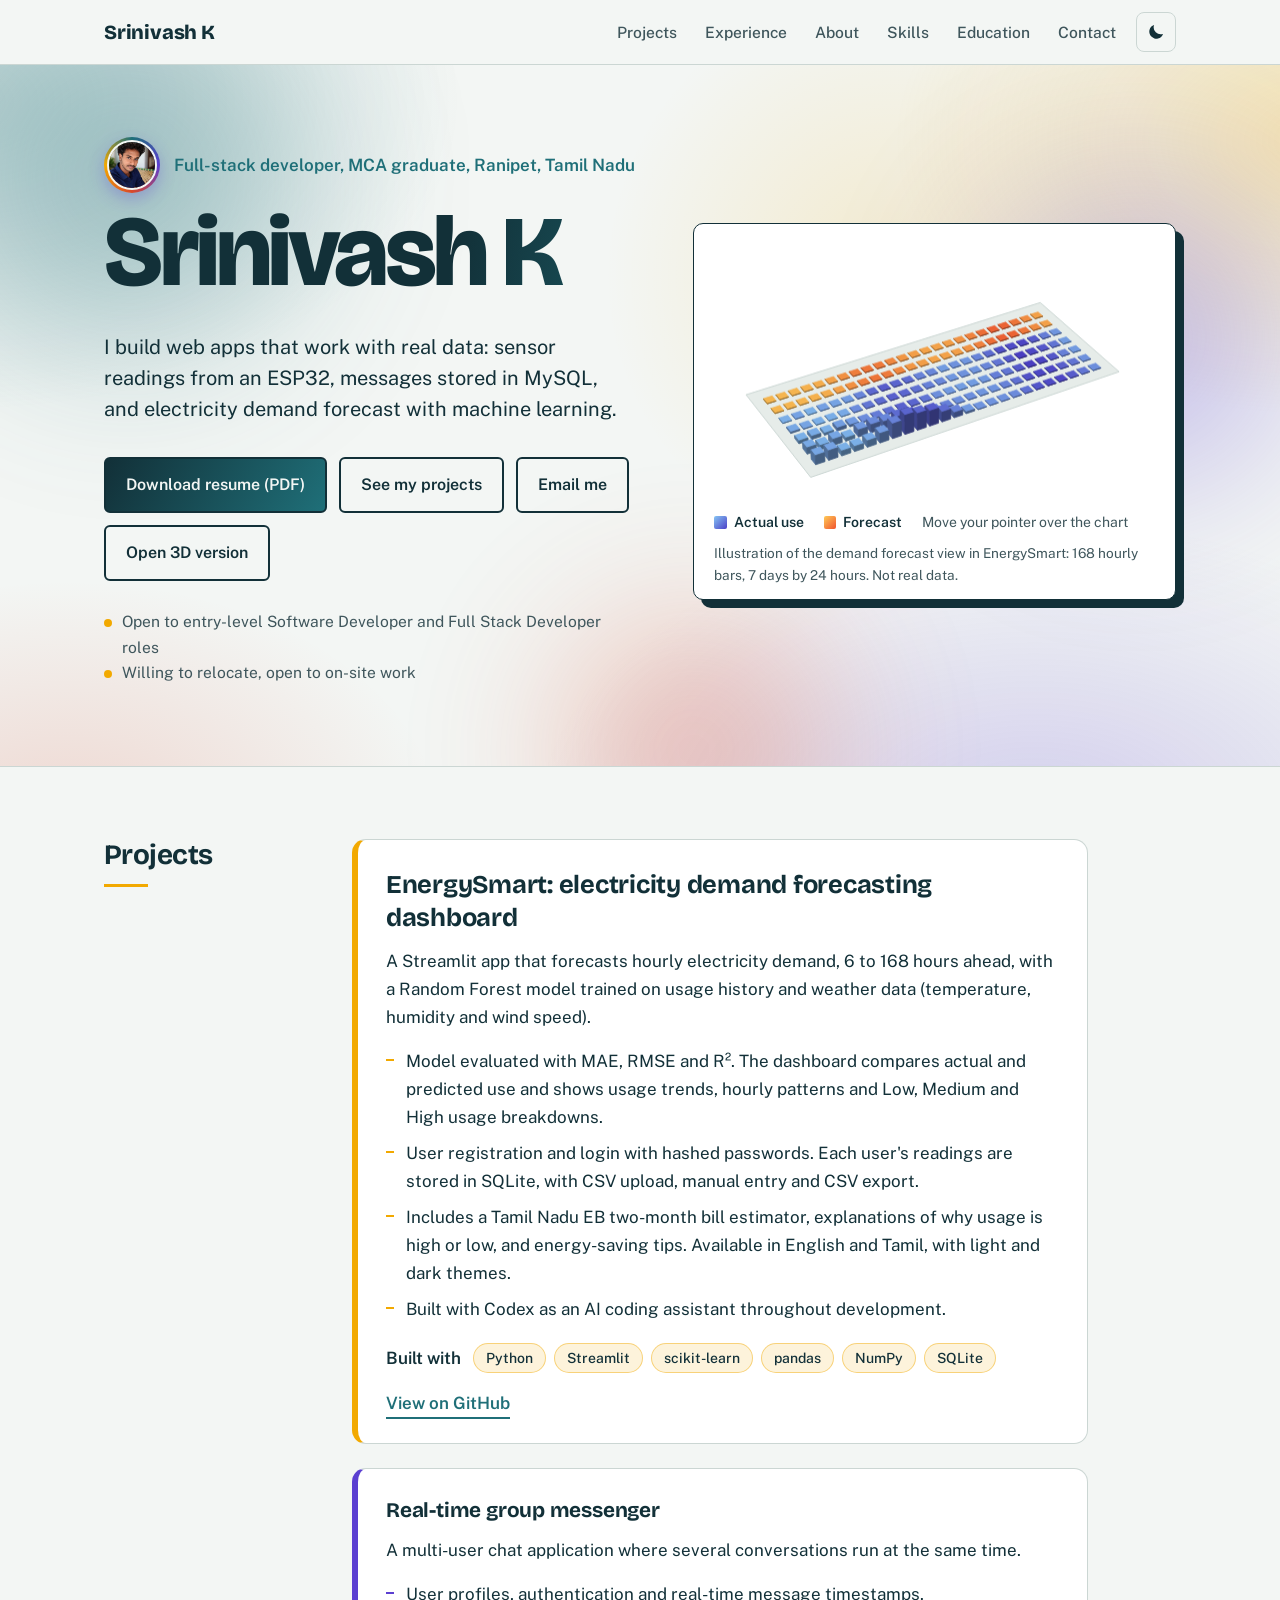
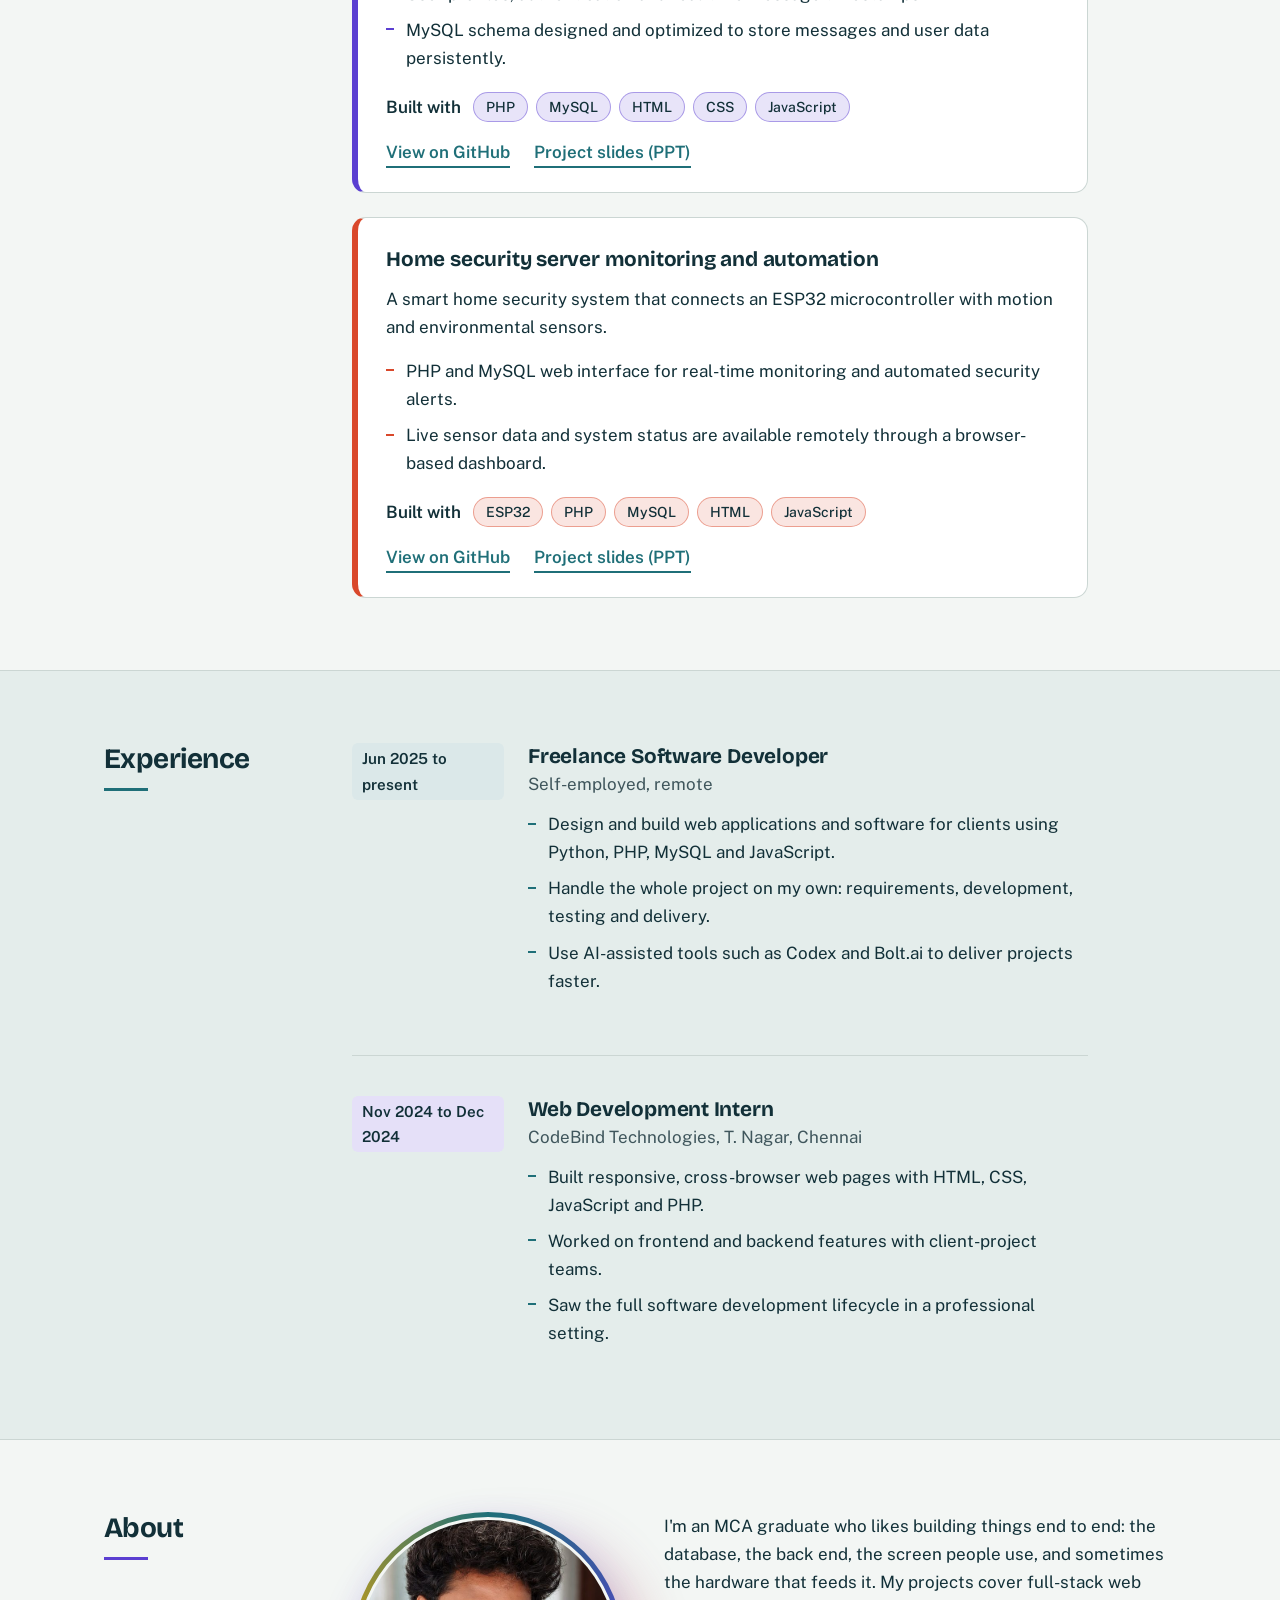
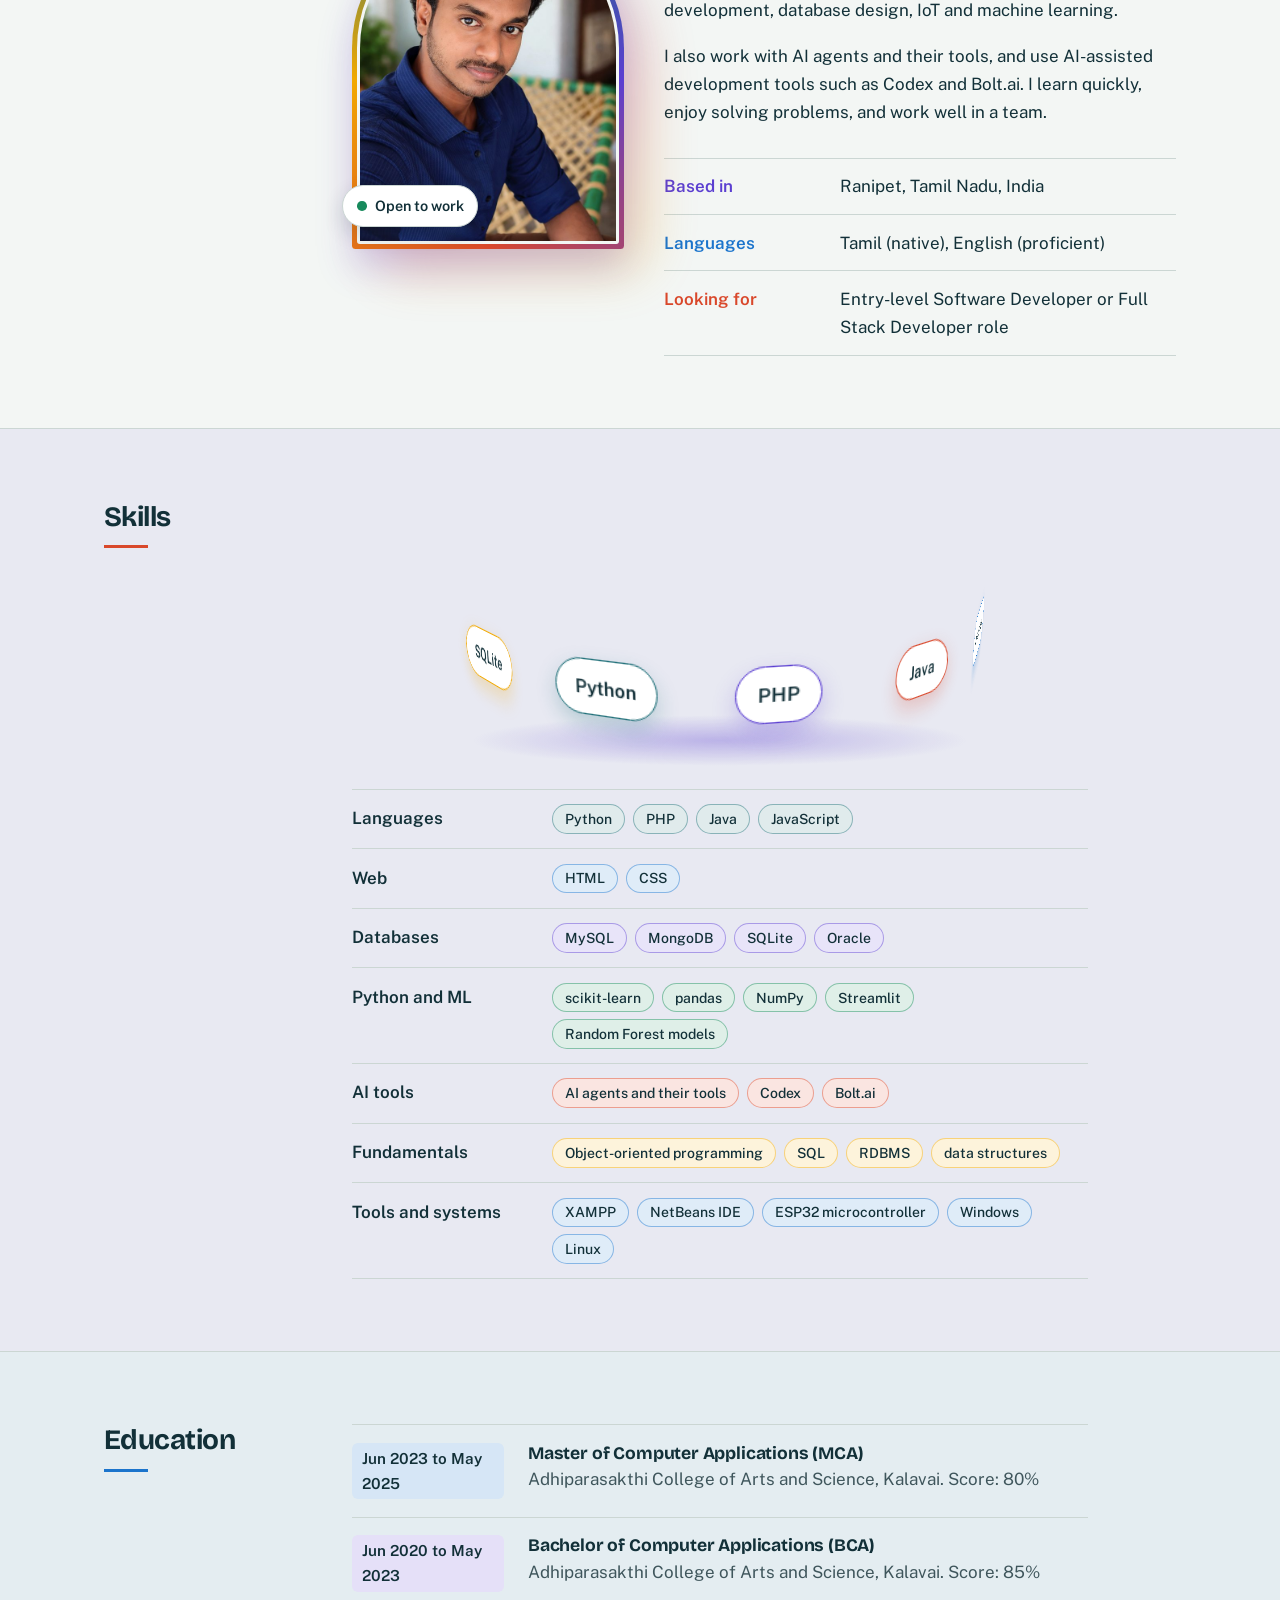
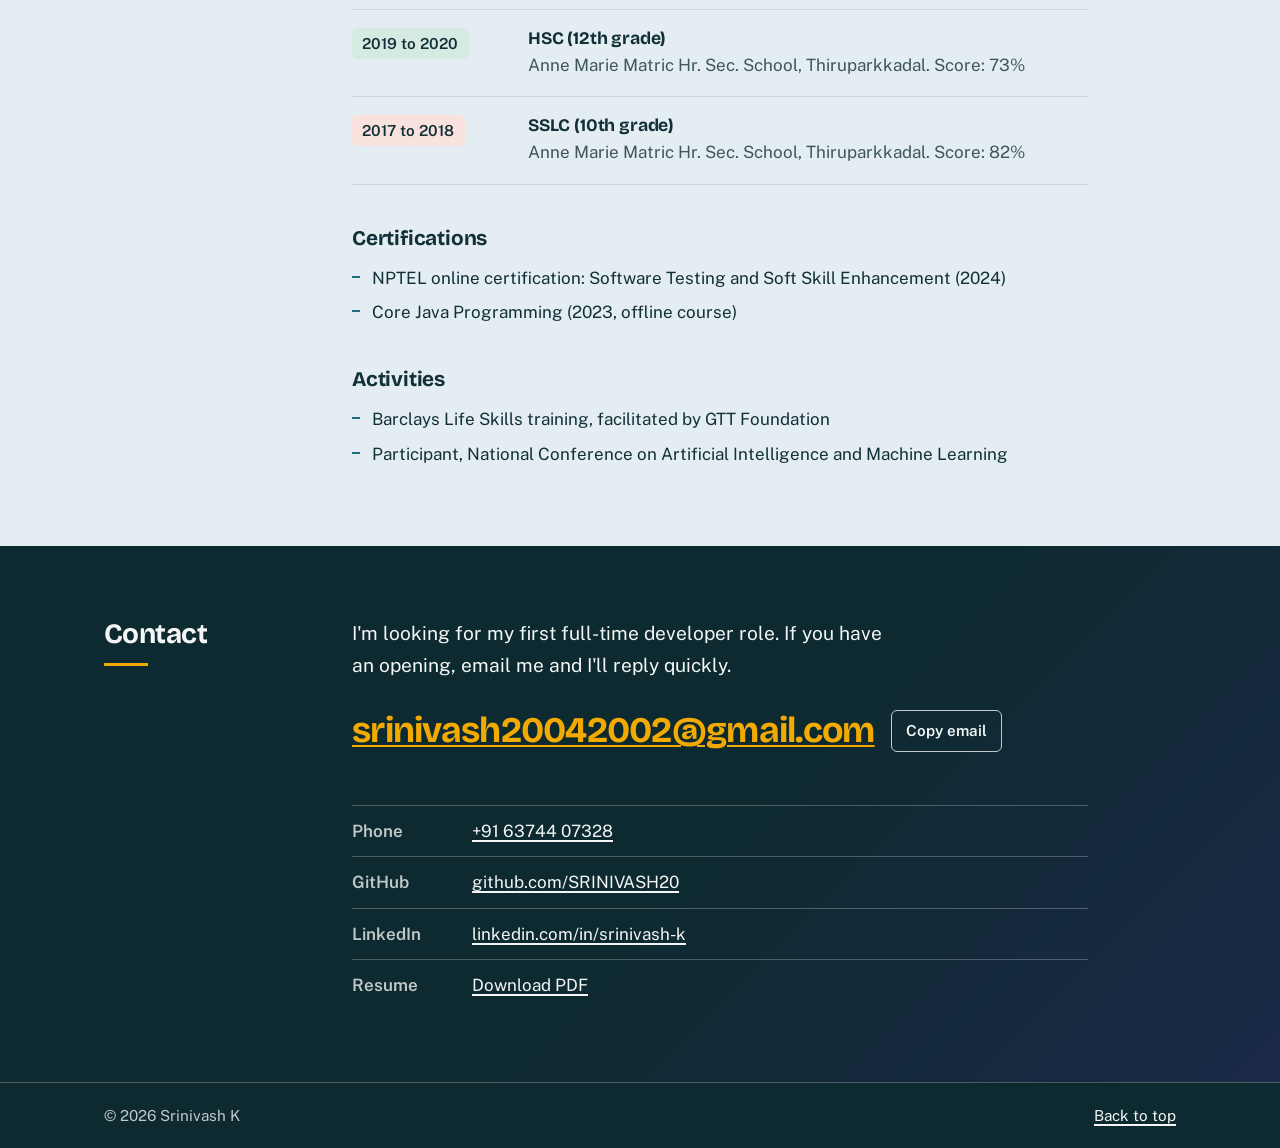
<file: index.html>
<!DOCTYPE html>
<html lang="en">
<head>
    <meta charset="UTF-8">
    <meta name="viewport" content="width=device-width, initial-scale=1.0">
    <title>Srinivash K | Full-Stack Developer Portfolio</title>
    <meta name="description" content="Srinivash K, MCA graduate and full-stack developer from Ranipet, Tamil Nadu. Projects in Python, PHP, MySQL, IoT (ESP32) and machine learning. Open to entry-level developer roles.">
    <meta name="theme-color" content="#F3F6F4">
    <meta property="og:type" content="website">
    <meta property="og:title" content="Srinivash K | Full-Stack Developer">
    <meta property="og:description" content="Web apps that work with real data: ESP32 sensors, MySQL, and machine-learning forecasts. Open to entry-level developer roles.">
    <meta property="og:url" content="https://srinivash20.github.io/Srinivash-portfolio/">
    <meta property="og:image" content="https://srinivash20.github.io/Srinivash-portfolio/profile.jpg">
    <meta name="twitter:card" content="summary">
    <link rel="canonical" href="https://srinivash20.github.io/Srinivash-portfolio/">
    <link rel="icon" href="data:image/svg+xml,%3Csvg xmlns='http://www.w3.org/2000/svg' viewBox='0 0 64 64'%3E%3Crect width='64' height='64' rx='12' fill='%23123038'/%3E%3Cpath d='M10 40 L22 26 L32 34 L44 16 L54 24' fill='none' stroke='%23F2A900' stroke-width='6' stroke-linecap='round' stroke-linejoin='round'/%3E%3C/svg%3E">
    <link rel="preconnect" href="https://fonts.googleapis.com">
    <link rel="preconnect" href="https://fonts.gstatic.com" crossorigin>
    <link href="https://fonts.googleapis.com/css2?family=Bricolage+Grotesque:opsz,wght@12..96,500;12..96,700;12..96,800&family=Public+Sans:ital,wght@0,400;0,500;0,600;1,400&display=swap" rel="stylesheet">
    <script>
        (function () {
            var t = null;
            try { t = localStorage.getItem('theme'); } catch (e) {}
            if (t !== 'dark' && t !== 'light') {
                t = window.matchMedia && window.matchMedia('(prefers-color-scheme: dark)').matches ? 'dark' : 'light';
            }
            document.documentElement.setAttribute('data-theme', t);
            // Scroll reveals only run when main.js starts; if it never does, show everything.
            document.documentElement.classList.add('js');
            setTimeout(function () {
                var r = document.documentElement;
                if (!r.classList.contains('reveal-ready')) { r.classList.remove('js'); }
            }, 3500);
        })();
    </script>
    <link rel="stylesheet" href="styles.css">
    <script type="application/ld+json">
    {
        "@context": "https://schema.org",
        "@type": "Person",
        "name": "Srinivash K",
        "jobTitle": "Software Developer",
        "email": "mailto:srinivash20042002@gmail.com",
        "url": "https://srinivash20.github.io/Srinivash-portfolio/",
        "address": { "@type": "PostalAddress", "addressLocality": "Ranipet", "addressRegion": "Tamil Nadu", "addressCountry": "IN" },
        "alumniOf": "Adhiparasakthi College of Arts and Science, Kalavai",
        "sameAs": ["https://github.com/SRINIVASH20", "https://www.linkedin.com/in/srinivash-k"]
    }
    </script>
</head>
<body>
    <a class="skip-link" href="#main">Skip to content</a>

    <header class="site-header" id="top">
        <div class="wrap header-row">
            <a class="brand" href="#top">Srinivash K</a>
            <nav class="site-nav" id="siteNav" aria-label="Main">
                <ul>
                    <li><a href="#projects">Projects</a></li>
                    <li><a href="#experience">Experience</a></li>
                    <li><a href="#about">About</a></li>
                    <li><a href="#skills">Skills</a></li>
                    <li><a href="#education">Education</a></li>
                    <li><a href="#contact">Contact</a></li>
                </ul>
            </nav>
            <div class="header-tools">
                <button class="theme-toggle" id="themeToggle" type="button" aria-pressed="false">
                    <span class="sr-only">Dark theme</span>
                    <svg class="icon-moon" viewBox="0 0 24 24" width="20" height="20" aria-hidden="true" focusable="false"><path d="M20.5 14.3A8.5 8.5 0 0 1 9.7 3.5a8.5 8.5 0 1 0 10.8 10.8z" fill="currentColor"/></svg>
                    <svg class="icon-sun" viewBox="0 0 24 24" width="20" height="20" aria-hidden="true" focusable="false"><circle cx="12" cy="12" r="4.2" fill="currentColor"/><g stroke="currentColor" stroke-width="2" stroke-linecap="round"><path d="M12 2.5v2.4M12 19.1v2.4M2.5 12h2.4M19.1 12h2.4M5.3 5.3l1.7 1.7M17 17l1.7 1.7M5.3 18.7L7 17M17 7l1.7-1.7"/></g></svg>
                </button>
                <button class="menu-toggle" id="menuToggle" type="button" aria-expanded="false" aria-controls="siteNav">Menu</button>
            </div>
        </div>
    </header>

    <main id="main">
        <!-- Hero -->
        <section class="hero">
            <div class="hero-bg" aria-hidden="true"><i></i><i></i><i></i></div>
            <div class="wrap hero-grid">
                <div class="hero-copy">
                    <p class="hero-role"><span class="avatar"><img src="profile.jpg" width="56" height="56" alt="Srinivash K" decoding="async"></span><span>Full-stack developer, MCA graduate, Ranipet, Tamil Nadu</span></p>
                    <h1>Srinivash K</h1>
                    <p class="hero-lede">I build web apps that work with real data: sensor readings from an ESP32, messages stored in MySQL, and electricity demand forecast with machine learning.</p>
                    <div class="hero-actions">
                        <a class="btn btn-solid" href="Srinivash_K_Resume.pdf" download>Download resume (PDF)</a>
                        <a class="btn btn-line" href="#projects">See my projects</a>
                        <a class="btn btn-line" href="mailto:srinivash20042002@gmail.com">Email me</a>
                        <a class="btn btn-line" href="3d.html">Open 3D version</a>
                    </div>
                    <ul class="availability">
                        <li>Open to entry-level Software Developer and Full Stack Developer roles</li>
                        <li>Willing to relocate, open to on-site work</li>
                    </ul>
                </div>

                <figure class="hero-figure">
                    <div class="stage" id="stage">
                    <svg class="forecast" viewBox="0 0 560 330" role="img" aria-labelledby="fcTitle fcDesc">
                        <title id="fcTitle">Illustration of an electricity demand forecast</title>
                        <desc id="fcDesc">A line chart of actual electricity demand with a dashed predicted line that continues into a shaded forecast window.</desc>
                        <g class="fc-grid">
                            <line x1="20" y1="60" x2="540" y2="60"/>
                            <line x1="20" y1="120" x2="540" y2="120"/>
                            <line x1="20" y1="180" x2="540" y2="180"/>
                            <line x1="20" y1="240" x2="540" y2="240"/>
                        </g>
                        <rect class="fc-window" x="360" y="30" width="180" height="230"/>
                        <line class="fc-now" x1="360" y1="30" x2="360" y2="260"/>
                        <text class="fc-label" x="368" y="48">Forecast</text>
                        <text class="fc-label" x="20" y="48">Actual</text>
                        <path class="fc-area" d="M20,204 C23.3,205.0 33.3,208.7 40,210 C46.7,211.3 53.3,213.3 60,212 C66.7,210.7 73.3,207.3 80,202 C86.7,196.7 93.3,189.3 100,180 C106.7,170.7 113.3,156.7 120,146 C126.7,135.3 133.3,122.3 140,116 C146.7,109.7 153.3,106.7 160,108 C166.7,109.3 173.3,118.7 180,124 C186.7,129.3 193.3,136.0 200,140 C206.7,144.0 213.3,146.7 220,148 C226.7,149.3 233.3,149.7 240,148 C246.7,146.3 253.3,141.7 260,138 C266.7,134.3 273.3,130.3 280,126 C286.7,121.7 293.3,117.0 300,112 C306.7,107.0 313.3,98.0 320,96 C326.7,94.0 333.3,96.7 340,100 C346.7,103.3 353.3,109.3 360,116 C366.7,122.7 373.3,131.0 380,140 C386.7,149.0 393.3,160.7 400,170 C406.7,179.3 413.3,189.3 420,196 C426.7,202.7 433.3,207.0 440,210 C446.7,213.0 453.3,215.0 460,214 C466.7,213.0 473.3,209.7 480,204 C486.7,198.3 493.3,189.7 500,180 C506.7,170.3 513.3,156.3 520,146 C526.7,135.7 536.7,122.7 540,118 L540,260 L20,260 Z"/>
                        <path class="fc-pred" d="M20,204 C23.3,205.0 33.3,208.7 40,210 C46.7,211.3 53.3,213.3 60,212 C66.7,210.7 73.3,207.3 80,202 C86.7,196.7 93.3,189.3 100,180 C106.7,170.7 113.3,156.7 120,146 C126.7,135.3 133.3,122.3 140,116 C146.7,109.7 153.3,106.7 160,108 C166.7,109.3 173.3,118.7 180,124 C186.7,129.3 193.3,136.0 200,140 C206.7,144.0 213.3,146.7 220,148 C226.7,149.3 233.3,149.7 240,148 C246.7,146.3 253.3,141.7 260,138 C266.7,134.3 273.3,130.3 280,126 C286.7,121.7 293.3,117.0 300,112 C306.7,107.0 313.3,98.0 320,96 C326.7,94.0 333.3,96.7 340,100 C346.7,103.3 353.3,109.3 360,116 C366.7,122.7 373.3,131.0 380,140 C386.7,149.0 393.3,160.7 400,170 C406.7,179.3 413.3,189.3 420,196 C426.7,202.7 433.3,207.0 440,210 C446.7,213.0 453.3,215.0 460,214 C466.7,213.0 473.3,209.7 480,204 C486.7,198.3 493.3,189.7 500,180 C506.7,170.3 513.3,156.3 520,146 C526.7,135.7 536.7,122.7 540,118"/>
                        <path class="fc-actual" pathLength="1" d="M20,200 C23.3,201.3 33.3,205.7 40,208 C46.7,210.3 53.3,214.5 60,214 C66.7,213.5 73.3,211.0 80,205 C86.7,199.0 93.3,188.8 100,178 C106.7,167.2 113.3,151.0 120,140 C126.7,129.0 133.3,118.0 140,112 C146.7,106.0 153.3,102.7 160,104 C166.7,105.3 173.3,114.3 180,120 C186.7,125.7 193.3,133.0 200,138 C206.7,143.0 213.3,148.7 220,150 C226.7,151.3 233.3,147.7 240,146 C246.7,144.3 253.3,143.0 260,140 C266.7,137.0 273.3,133.3 280,128 C286.7,122.7 293.3,114.0 300,108 C306.7,102.0 313.3,93.7 320,92 C326.7,90.3 333.3,93.7 340,98 C346.7,102.3 356.7,114.7 360,118"/>
                        <circle class="fc-dot" cx="360" cy="118" r="5"/>
                        <line class="fc-axis" x1="20" y1="260" x2="540" y2="260"/>
                        <text class="fc-tick" x="20" y="282">Past</text>
                        <text class="fc-tick" x="360" y="282" text-anchor="middle">Now</text>
                        <text class="fc-tick" x="540" y="282" text-anchor="end">Next 6 to 168 hours</text>
                    </svg>
                    </div>
                    <ul class="stage-legend" aria-hidden="true">
                        <li><i class="sw sw-actual"></i>Actual use</li>
                        <li><i class="sw sw-forecast"></i>Forecast</li>
                        <li class="hint">Move your pointer over the chart</li>
                    </ul>
                    <figcaption>Illustration of the demand forecast view in EnergySmart: 168 hourly bars, 7 days by 24 hours. Not real data.</figcaption>
                </figure>
            </div>
        </section>

        <!-- Projects -->
        <section class="block" id="projects" aria-labelledby="projects-h">
            <div class="wrap block-grid">
                <h2 id="projects-h">Projects</h2>
                <div class="block-body">

                    <article class="project project--energy reveal">
                        <h3>EnergySmart: electricity demand forecasting dashboard</h3>
                        <p class="project-lede">A Streamlit app that forecasts hourly electricity demand, 6 to 168 hours ahead, with a Random Forest model trained on usage history and weather data (temperature, humidity and wind speed).</p>
                        <ul class="project-points">
                            <li>Model evaluated with MAE, RMSE and R². The dashboard compares actual and predicted use and shows usage trends, hourly patterns and Low, Medium and High usage breakdowns.</li>
                            <li>User registration and login with hashed passwords. Each user's readings are stored in SQLite, with CSV upload, manual entry and CSV export.</li>
                            <li>Includes a Tamil Nadu EB two-month bill estimator, explanations of why usage is high or low, and energy-saving tips. Available in English and Tamil, with light and dark themes.</li>
                            <li>Built with Codex as an AI coding assistant throughout development.</li>
                        </ul>
                        <div class="stack"><span>Built with</span><ul class="chips"><li>Python</li><li>Streamlit</li><li>scikit-learn</li><li>pandas</li><li>NumPy</li><li>SQLite</li></ul></div>
                        <p class="project-links">
                            <!-- Replace this with the EnergySmart repository link, e.g. https://github.com/SRINIVASH20/<repo-name> -->
                            <a href="https://github.com/SRINIVASH20" target="_blank" rel="noopener">View on GitHub</a>
                        </p>
                    </article>

                    <article class="project project--chat reveal">
                        <h3>Real-time group messenger</h3>
                        <p class="project-lede">A multi-user chat application where several conversations run at the same time.</p>
                        <ul class="project-points">
                            <li>User profiles, authentication and real-time message timestamps.</li>
                            <li>MySQL schema designed and optimized to store messages and user data persistently.</li>
                        </ul>
                        <div class="stack"><span>Built with</span><ul class="chips"><li>PHP</li><li>MySQL</li><li>HTML</li><li>CSS</li><li>JavaScript</li></ul></div>
                        <p class="project-links">
                            <a href="https://github.com/SRINIVASH20/PHPChatApplication" target="_blank" rel="noopener">View on GitHub</a>
                            <a href="https://github.com/SRINIVASH20/PHPChatApplication/blob/main/Srini_intership%28ppt%29.pptx" target="_blank" rel="noopener">Project slides (PPT)</a>
                        </p>
                    </article>

                    <article class="project project--iot reveal">
                        <h3>Home security server monitoring and automation</h3>
                        <p class="project-lede">A smart home security system that connects an ESP32 microcontroller with motion and environmental sensors.</p>
                        <ul class="project-points">
                            <li>PHP and MySQL web interface for real-time monitoring and automated security alerts.</li>
                            <li>Live sensor data and system status are available remotely through a browser-based dashboard.</li>
                        </ul>
                        <div class="stack"><span>Built with</span><ul class="chips"><li>ESP32</li><li>PHP</li><li>MySQL</li><li>HTML</li><li>JavaScript</li></ul></div>
                        <p class="project-links">
                            <a href="https://github.com/SRINIVASH20/SecureHome" target="_blank" rel="noopener">View on GitHub</a>
                            <a href="https://github.com/SRINIVASH20/SecureHome/blob/main/srinivash_main_project.pptx" target="_blank" rel="noopener">Project slides (PPT)</a>
                        </p>
                    </article>

                </div>
            </div>
        </section>

        <!-- Experience -->
        <section class="block" id="experience" aria-labelledby="experience-h">
            <div class="wrap block-grid">
                <h2 id="experience-h">Experience</h2>
                <div class="block-body">
                    <article class="role reveal">
                        <p class="role-when">Jun 2025 to present</p>
                        <div>
                            <h3>Freelance Software Developer</h3>
                            <p class="role-where">Self-employed, remote</p>
                            <ul class="project-points">
                                <li>Design and build web applications and software for clients using Python, PHP, MySQL and JavaScript.</li>
                                <li>Handle the whole project on my own: requirements, development, testing and delivery.</li>
                                <li>Use AI-assisted tools such as Codex and Bolt.ai to deliver projects faster.</li>
                            </ul>
                        </div>
                    </article>
                    <article class="role reveal">
                        <p class="role-when">Nov 2024 to Dec 2024</p>
                        <div>
                            <h3>Web Development Intern</h3>
                            <p class="role-where">CodeBind Technologies, T. Nagar, Chennai</p>
                            <ul class="project-points">
                                <li>Built responsive, cross-browser web pages with HTML, CSS, JavaScript and PHP.</li>
                                <li>Worked on frontend and backend features with client-project teams.</li>
                                <li>Saw the full software development lifecycle in a professional setting.</li>
                            </ul>
                        </div>
                    </article>
                </div>
            </div>
        </section>

        <!-- About -->
        <section class="block" id="about" aria-labelledby="about-h">
            <div class="wrap block-grid">
                <h2 id="about-h">About</h2>
                <div class="block-body about-layout">
                    <figure class="portrait">
                        <div class="portrait-ring">
                            <img src="profile.jpg" width="640" height="800" alt="Portrait of Srinivash K" loading="lazy" decoding="async">
                        </div>
                        <span class="portrait-badge"><i aria-hidden="true"></i>Open to work</span>
                    </figure>
                    <div class="prose">
                    <p>I'm an MCA graduate who likes building things end to end: the database, the back end, the screen people use, and sometimes the hardware that feeds it. My projects cover full-stack web development, database design, IoT and machine learning.</p>
                    <p>I also work with AI agents and their tools, and use AI-assisted development tools such as Codex and Bolt.ai. I learn quickly, enjoy solving problems, and work well in a team.</p>
                    <dl class="facts">
                        <div><dt>Based in</dt><dd>Ranipet, Tamil Nadu, India</dd></div>
                        <div><dt>Languages</dt><dd>Tamil (native), English (proficient)</dd></div>
                        <div><dt>Looking for</dt><dd>Entry-level Software Developer or Full Stack Developer role</dd></div>
                    </dl>
                    </div>
                </div>
            </div>
        </section>

        <!-- Skills -->
        <section class="block" id="skills" aria-labelledby="skills-h">
            <div class="wrap block-grid">
                <h2 id="skills-h">Skills</h2>
                <div class="block-body">
                    <div class="orbit" aria-hidden="true"><div class="orbit-ring"><span style="--i:0">Python</span><span style="--i:1">PHP</span><span style="--i:2">Java</span><span style="--i:3">JavaScript</span><span style="--i:4">MySQL</span><span style="--i:5">MongoDB</span><span style="--i:6">Streamlit</span><span style="--i:7">scikit-learn</span><span style="--i:8">ESP32</span><span style="--i:9">HTML</span><span style="--i:10">CSS</span><span style="--i:11">SQLite</span></div></div>
                    <dl class="skill-rows">
                        <div class="reveal"><dt>Languages</dt><dd><ul class="chips"><li>Python</li><li>PHP</li><li>Java</li><li>JavaScript</li></ul></dd></div>
                        <div class="reveal"><dt>Web</dt><dd><ul class="chips"><li>HTML</li><li>CSS</li></ul></dd></div>
                        <div class="reveal"><dt>Databases</dt><dd><ul class="chips"><li>MySQL</li><li>MongoDB</li><li>SQLite</li><li>Oracle</li></ul></dd></div>
                        <div class="reveal"><dt>Python and ML</dt><dd><ul class="chips"><li>scikit-learn</li><li>pandas</li><li>NumPy</li><li>Streamlit</li><li>Random Forest models</li></ul></dd></div>
                        <div class="reveal"><dt>AI tools</dt><dd><ul class="chips"><li>AI agents and their tools</li><li>Codex</li><li>Bolt.ai</li></ul></dd></div>
                        <div class="reveal"><dt>Fundamentals</dt><dd><ul class="chips"><li>Object-oriented programming</li><li>SQL</li><li>RDBMS</li><li>data structures</li></ul></dd></div>
                        <div class="reveal"><dt>Tools and systems</dt><dd><ul class="chips"><li>XAMPP</li><li>NetBeans IDE</li><li>ESP32 microcontroller</li><li>Windows</li><li>Linux</li></ul></dd></div>
                    </dl>
                </div>
            </div>
        </section>

        <!-- Education -->
        <section class="block" id="education" aria-labelledby="education-h">
            <div class="wrap block-grid">
                <h2 id="education-h">Education</h2>
                <div class="block-body">
                    <ul class="edu-list">
                        <li class="reveal">
                            <p class="edu-when">Jun 2023 to May 2025</p>
                            <div>
                                <h3>Master of Computer Applications (MCA)</h3>
                                <p>Adhiparasakthi College of Arts and Science, Kalavai. Score: 80%</p>
                            </div>
                        </li>
                        <li class="reveal">
                            <p class="edu-when">Jun 2020 to May 2023</p>
                            <div>
                                <h3>Bachelor of Computer Applications (BCA)</h3>
                                <p>Adhiparasakthi College of Arts and Science, Kalavai. Score: 85%</p>
                            </div>
                        </li>
                        <li class="reveal">
                            <p class="edu-when">2019 to 2020</p>
                            <div>
                                <h3>HSC (12th grade)</h3>
                                <p>Anne Marie Matric Hr. Sec. School, Thiruparkkadal. Score: 73%</p>
                            </div>
                        </li>
                        <li class="reveal">
                            <p class="edu-when">2017 to 2018</p>
                            <div>
                                <h3>SSLC (10th grade)</h3>
                                <p>Anne Marie Matric Hr. Sec. School, Thiruparkkadal. Score: 82%</p>
                            </div>
                        </li>
                    </ul>

                    <h3 class="sub-h">Certifications</h3>
                    <ul class="plain-list">
                        <li>NPTEL online certification: Software Testing and Soft Skill Enhancement (2024)</li>
                        <li>Core Java Programming (2023, offline course)</li>
                    </ul>

                    <h3 class="sub-h">Activities</h3>
                    <ul class="plain-list">
                        <li>Barclays Life Skills training, facilitated by GTT Foundation</li>
                        <li>Participant, National Conference on Artificial Intelligence and Machine Learning</li>
                    </ul>
                </div>
            </div>
        </section>

        <!-- Contact -->
        <section class="block contact" id="contact" aria-labelledby="contact-h">
            <div class="wrap block-grid">
                <h2 id="contact-h">Contact</h2>
                <div class="block-body">
                    <p class="contact-lede">I'm looking for my first full-time developer role. If you have an opening, email me and I'll reply quickly.</p>
                    <div class="contact-mail-row">
                        <a class="contact-mail" href="mailto:srinivash20042002@gmail.com">srinivash20042002@gmail.com</a>
                        <button class="copy-btn" id="copyEmail" type="button" data-email="srinivash20042002@gmail.com">Copy email</button>
                        <span class="copy-status" id="copyStatus" role="status" aria-live="polite"></span>
                    </div>
                    <ul class="contact-list">
                        <li><span>Phone</span> <a href="tel:+916374407328">+91 63744 07328</a></li>
                        <li><span>GitHub</span> <a href="https://github.com/SRINIVASH20" target="_blank" rel="noopener">github.com/SRINIVASH20</a></li>
                        <li><span>LinkedIn</span> <a href="https://www.linkedin.com/in/srinivash-k" target="_blank" rel="noopener">linkedin.com/in/srinivash-k</a></li>
                        <li><span>Resume</span> <a href="Srinivash_K_Resume.pdf" download>Download PDF</a></li>
                    </ul>
                </div>
            </div>
        </section>
    </main>

    <footer class="site-footer">
        <div class="wrap footer-row">
            <p>&copy; 2026 Srinivash K</p>
            <a href="#top">Back to top</a>
        </div>
    </footer>

    <script src="main.js" defer></script>
    <script src="scene.js" defer></script>
</body>
</html>
</file>
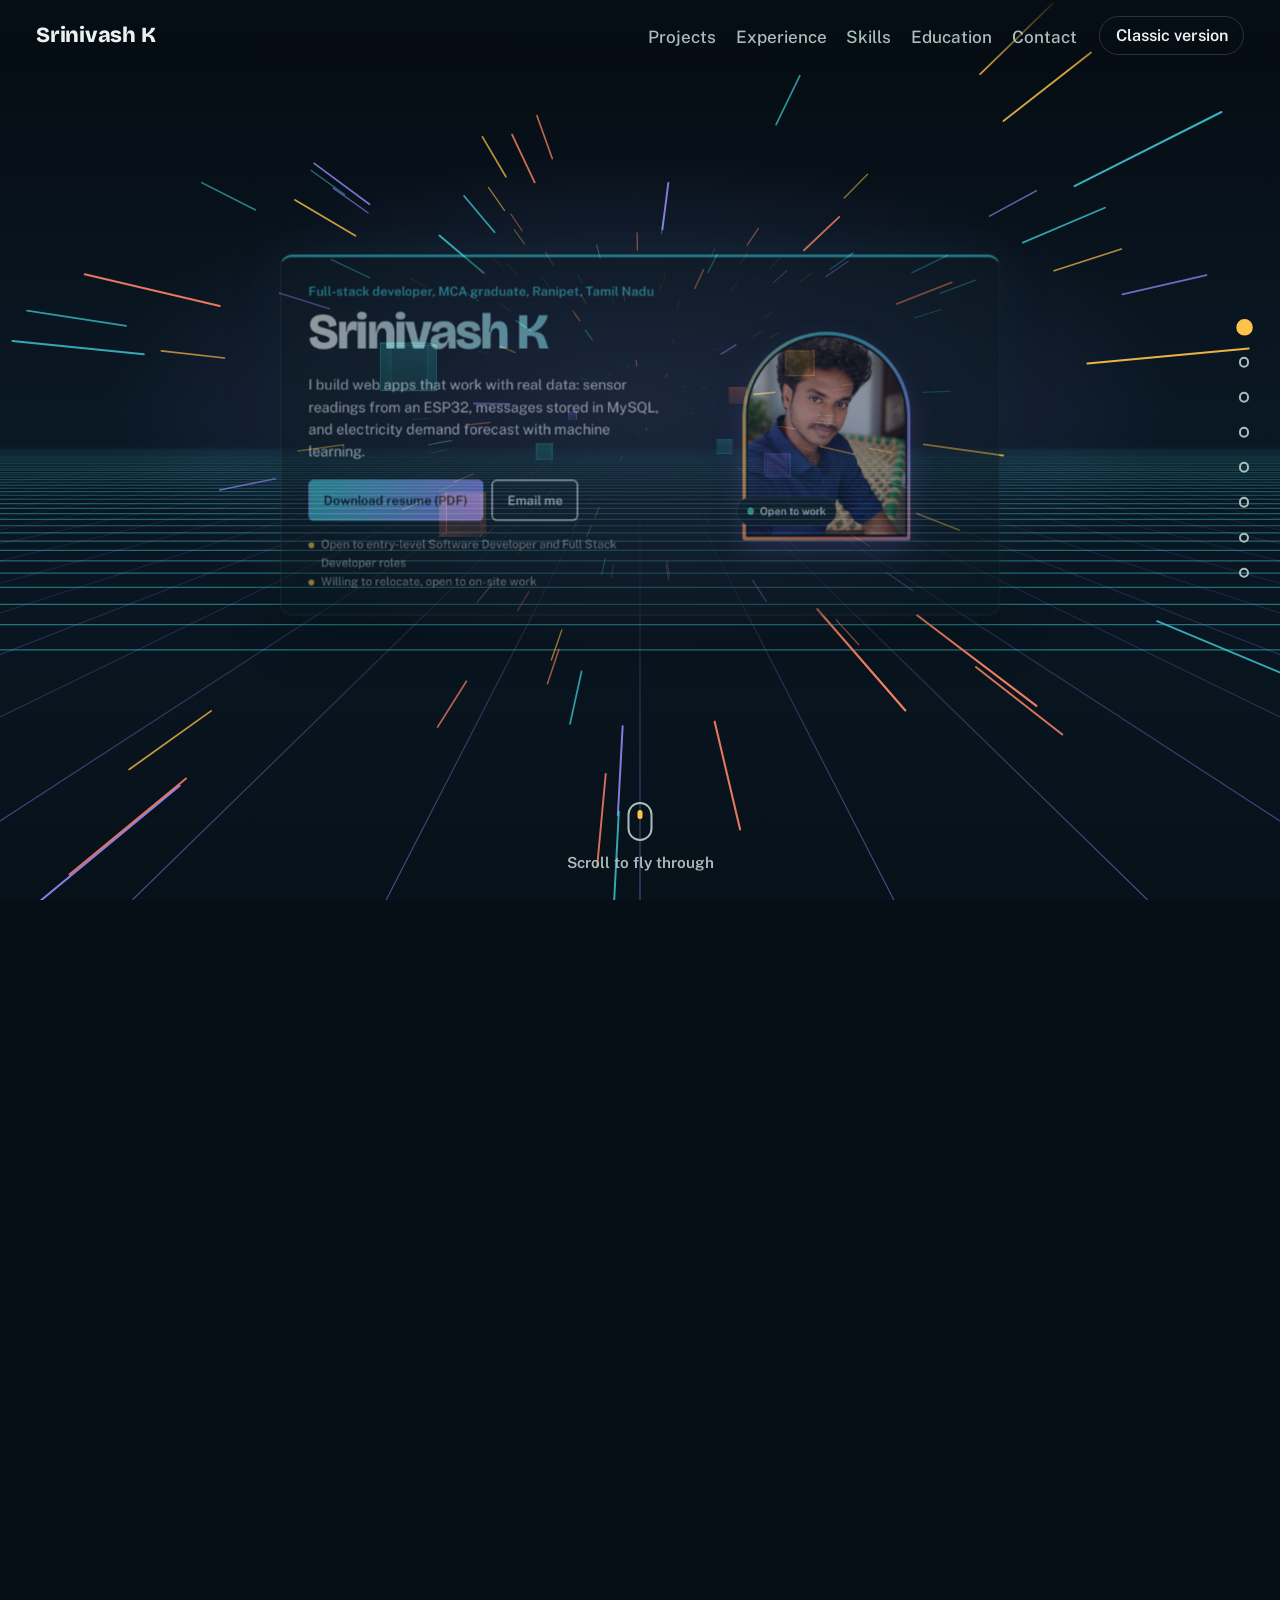
<file: 3d.html>
<!DOCTYPE html>
<html lang="en">
<head>
    <meta charset="UTF-8">
    <meta name="viewport" content="width=device-width, initial-scale=1.0">
    <title>Srinivash K | 3D Portfolio</title>
    <meta name="description" content="An immersive 3D version of Srinivash K's portfolio: fly through projects in Python, PHP, MySQL, IoT and machine learning. Open to entry-level developer roles.">
    <meta name="theme-color" content="#070F16">
    <meta property="og:title" content="Srinivash K | 3D Portfolio">
    <meta property="og:description" content="Scroll to fly through the projects, skills and experience of a full-stack developer.">
    <meta property="og:image" content="https://srinivash20.github.io/Srinivash-portfolio/profile.jpg">
    <link rel="icon" href="data:image/svg+xml,%3Csvg xmlns='http://www.w3.org/2000/svg' viewBox='0 0 64 64'%3E%3Crect width='64' height='64' rx='12' fill='%23123038'/%3E%3Cpath d='M10 40 L22 26 L32 34 L44 16 L54 24' fill='none' stroke='%23F2A900' stroke-width='6' stroke-linecap='round' stroke-linejoin='round'/%3E%3C/svg%3E">
    <link rel="preconnect" href="https://fonts.googleapis.com">
    <link rel="preconnect" href="https://fonts.gstatic.com" crossorigin>
    <link href="https://fonts.googleapis.com/css2?family=Bricolage+Grotesque:opsz,wght@12..96,500;12..96,700;12..96,800&family=Public+Sans:ital,wght@0,400;0,500;0,600;1,400&display=swap" rel="stylesheet">
    <link rel="stylesheet" href="3d.css">
</head>
<body>
    <a class="skip-link" href="#p-contact">Skip to contact</a>

    <header class="site-header">
        <div class="header-row">
            <a class="brand" href="#p-home" data-go="0">Srinivash K</a>
            <nav class="site-nav" aria-label="Main">
                <ul>
                    <li><a href="#p-projects" data-go="1" data-end="3">Projects</a></li>
                    <li><a href="#p-experience" data-go="4">Experience</a></li>
                    <li><a href="#p-skills" data-go="5">Skills</a></li>
                    <li><a href="#p-education" data-go="6">Education</a></li>
                    <li><a href="#p-contact" data-go="7">Contact</a></li>
                </ul>
            </nav>
            <a class="classic-link" href="index.html">Classic version</a>
        </div>
    </header>

    <div id="track" aria-hidden="true"></div>

    <main id="viewport">
        <canvas id="bg" aria-hidden="true"></canvas>

        <div id="world">
            <div class="cube" style="--x:-38vw;--y:-18vh;--z:-450px;--s:90px;--c:var(--teal);--t:26s" aria-hidden="true"><div class="cube-spin"><i></i><i></i><i></i><i></i><i></i><i></i></div></div>
            <div class="cube" style="--x:-42vw;--y:22vh;--z:-1350px;--s:110px;--c:var(--coral);--t:30s" aria-hidden="true"><div class="cube-spin"><i></i><i></i><i></i><i></i><i></i><i></i></div></div>
            <div class="cube" style="--x:36vw;--y:-24vh;--z:-1800px;--s:80px;--c:var(--amber);--t:22s" aria-hidden="true"><div class="cube-spin"><i></i><i></i><i></i><i></i><i></i><i></i></div></div>
            <div class="cube" style="--x:42vw;--y:18vh;--z:-3060px;--s:100px;--c:var(--violet);--t:28s" aria-hidden="true"><div class="cube-spin"><i></i><i></i><i></i><i></i><i></i><i></i></div></div>
            <div class="cube" style="--x:-40vw;--y:16vh;--z:-3780px;--s:80px;--c:var(--teal);--t:24s" aria-hidden="true"><div class="cube-spin"><i></i><i></i><i></i><i></i><i></i><i></i></div></div>
            <div class="cube" style="--x:38vw;--y:-16vh;--z:-4320px;--s:90px;--c:var(--coral);--t:21s" aria-hidden="true"><div class="cube-spin"><i></i><i></i><i></i><i></i><i></i><i></i></div></div>
            <div class="cube" style="--x:40vw;--y:20vh;--z:-5670px;--s:100px;--c:var(--teal);--t:27s" aria-hidden="true"><div class="cube-spin"><i></i><i></i><i></i><i></i><i></i><i></i></div></div>
            <div class="cube" style="--x:-40vw;--y:0vh;--z:-6210px;--s:60px;--c:var(--violet);--t:23s" aria-hidden="true"><div class="cube-spin"><i></i><i></i><i></i><i></i><i></i><i></i></div></div>

            <section class="panel" id="p-home" data-label="Home" aria-labelledby="h-home" style="--acc:var(--teal)">
                <div class="split two">
                    <div>
                        <p class="kicker">Full-stack developer, MCA graduate, Ranipet, Tamil Nadu</p>
                        <h1 id="h-home">Srinivash K</h1>
                        <p class="lede">I build web apps that work with real data: sensor readings from an ESP32, messages stored in MySQL, and electricity demand forecast with machine learning.</p>
                        <div class="actions">
                            <a class="btn btn-solid" href="Srinivash_K_Resume.pdf" download>Download resume (PDF)</a>
                            <a class="btn btn-line" href="mailto:srinivash20042002@gmail.com">Email me</a>
                        </div>
                        <ul class="avail">
                            <li>Open to entry-level Software Developer and Full Stack Developer roles</li>
                            <li>Willing to relocate, open to on-site work</li>
                        </ul>
                    </div>
                    <figure class="portrait">
                        <div class="portrait-ring"><img src="profile.jpg" width="640" height="800" alt="Portrait of Srinivash K" decoding="async"></div>
                        <span class="portrait-badge"><i aria-hidden="true"></i>Open to work</span>
                    </figure>
                </div>
            </section>

            <section class="panel" id="p-projects" data-label="EnergySmart" aria-labelledby="h-energy" style="--acc:var(--teal)">
                <div class="split two">
                    <div>
                        <p class="kicker">Project 1 of 3</p>
                        <h2 id="h-energy">EnergySmart: electricity demand forecasting</h2>
                        <p>A Streamlit app that forecasts hourly demand, 6 to 168 hours ahead, with a Random Forest model trained on usage history and weather data.</p>
                        <ul class="points">
                            <li>Evaluated with MAE, RMSE and R&sup2;; compares actual and predicted use and shows Low, Medium and High usage.</li>
                            <li>Login with hashed passwords, SQLite storage, CSV upload and export.</li>
                            <li>Tamil Nadu EB bill estimator, English and Tamil, light and dark themes. Built with Codex as an AI coding assistant.</li>
                        </ul>
                        <ul class="chips"><li>Python</li><li>Streamlit</li><li>scikit-learn</li><li>pandas</li><li>NumPy</li><li>SQLite</li></ul>
                        <p class="links"><!-- Replace with the EnergySmart repository link --><a href="https://github.com/SRINIVASH20" target="_blank" rel="noopener">View on GitHub</a></p>
                    </div>
                    <div>
                        <div class="stage" id="stage">
                            <svg class="forecast" viewBox="0 0 560 330" role="img" aria-labelledby="fcTitle fcDesc">
                        <title id="fcTitle">Illustration of an electricity demand forecast</title>
                        <desc id="fcDesc">A line chart of actual electricity demand with a dashed predicted line that continues into a shaded forecast window.</desc>
                        <g class="fc-grid">
                            <line x1="20" y1="60" x2="540" y2="60"/>
                            <line x1="20" y1="120" x2="540" y2="120"/>
                            <line x1="20" y1="180" x2="540" y2="180"/>
                            <line x1="20" y1="240" x2="540" y2="240"/>
                        </g>
                        <rect class="fc-window" x="360" y="30" width="180" height="230"/>
                        <line class="fc-now" x1="360" y1="30" x2="360" y2="260"/>
                        <text class="fc-label" x="368" y="48">Forecast</text>
                        <text class="fc-label" x="20" y="48">Actual</text>
                        <path class="fc-area" d="M20,204 C23.3,205.0 33.3,208.7 40,210 C46.7,211.3 53.3,213.3 60,212 C66.7,210.7 73.3,207.3 80,202 C86.7,196.7 93.3,189.3 100,180 C106.7,170.7 113.3,156.7 120,146 C126.7,135.3 133.3,122.3 140,116 C146.7,109.7 153.3,106.7 160,108 C166.7,109.3 173.3,118.7 180,124 C186.7,129.3 193.3,136.0 200,140 C206.7,144.0 213.3,146.7 220,148 C226.7,149.3 233.3,149.7 240,148 C246.7,146.3 253.3,141.7 260,138 C266.7,134.3 273.3,130.3 280,126 C286.7,121.7 293.3,117.0 300,112 C306.7,107.0 313.3,98.0 320,96 C326.7,94.0 333.3,96.7 340,100 C346.7,103.3 353.3,109.3 360,116 C366.7,122.7 373.3,131.0 380,140 C386.7,149.0 393.3,160.7 400,170 C406.7,179.3 413.3,189.3 420,196 C426.7,202.7 433.3,207.0 440,210 C446.7,213.0 453.3,215.0 460,214 C466.7,213.0 473.3,209.7 480,204 C486.7,198.3 493.3,189.7 500,180 C506.7,170.3 513.3,156.3 520,146 C526.7,135.7 536.7,122.7 540,118 L540,260 L20,260 Z"/>
                        <path class="fc-pred" d="M20,204 C23.3,205.0 33.3,208.7 40,210 C46.7,211.3 53.3,213.3 60,212 C66.7,210.7 73.3,207.3 80,202 C86.7,196.7 93.3,189.3 100,180 C106.7,170.7 113.3,156.7 120,146 C126.7,135.3 133.3,122.3 140,116 C146.7,109.7 153.3,106.7 160,108 C166.7,109.3 173.3,118.7 180,124 C186.7,129.3 193.3,136.0 200,140 C206.7,144.0 213.3,146.7 220,148 C226.7,149.3 233.3,149.7 240,148 C246.7,146.3 253.3,141.7 260,138 C266.7,134.3 273.3,130.3 280,126 C286.7,121.7 293.3,117.0 300,112 C306.7,107.0 313.3,98.0 320,96 C326.7,94.0 333.3,96.7 340,100 C346.7,103.3 353.3,109.3 360,116 C366.7,122.7 373.3,131.0 380,140 C386.7,149.0 393.3,160.7 400,170 C406.7,179.3 413.3,189.3 420,196 C426.7,202.7 433.3,207.0 440,210 C446.7,213.0 453.3,215.0 460,214 C466.7,213.0 473.3,209.7 480,204 C486.7,198.3 493.3,189.7 500,180 C506.7,170.3 513.3,156.3 520,146 C526.7,135.7 536.7,122.7 540,118"/>
                        <path class="fc-actual" pathLength="1" d="M20,200 C23.3,201.3 33.3,205.7 40,208 C46.7,210.3 53.3,214.5 60,214 C66.7,213.5 73.3,211.0 80,205 C86.7,199.0 93.3,188.8 100,178 C106.7,167.2 113.3,151.0 120,140 C126.7,129.0 133.3,118.0 140,112 C146.7,106.0 153.3,102.7 160,104 C166.7,105.3 173.3,114.3 180,120 C186.7,125.7 193.3,133.0 200,138 C206.7,143.0 213.3,148.7 220,150 C226.7,151.3 233.3,147.7 240,146 C246.7,144.3 253.3,143.0 260,140 C266.7,137.0 273.3,133.3 280,128 C286.7,122.7 293.3,114.0 300,108 C306.7,102.0 313.3,93.7 320,92 C326.7,90.3 333.3,93.7 340,98 C346.7,102.3 356.7,114.7 360,118"/>
                        <circle class="fc-dot" cx="360" cy="118" r="5"/>
                        <line class="fc-axis" x1="20" y1="260" x2="540" y2="260"/>
                        <text class="fc-tick" x="20" y="282">Past</text>
                        <text class="fc-tick" x="360" y="282" text-anchor="middle">Now</text>
                        <text class="fc-tick" x="540" y="282" text-anchor="end">Next 6 to 168 hours</text>
                    </svg>
                        </div>
                        <p class="chart-note">Illustration of the forecast view: 168 hourly bars, 7 days by 24 hours. Not real data.</p>
                    </div>
                </div>
            </section>

            <section class="panel" id="p-messenger" data-label="Group messenger" aria-labelledby="h-chat" style="--acc:var(--violet)">
                <p class="kicker">Project 2 of 3</p>
                <h2 id="h-chat">Real-time group messenger</h2>
                <p>A multi-user chat application where several conversations run at the same time.</p>
                <ul class="points">
                    <li>User profiles, authentication and real-time message timestamps.</li>
                    <li>MySQL schema designed and optimized to store messages and user data persistently.</li>
                </ul>
                <ul class="chips"><li>PHP</li><li>MySQL</li><li>HTML</li><li>CSS</li><li>JavaScript</li></ul>
                <p class="links">
                    <a href="https://github.com/SRINIVASH20/PHPChatApplication" target="_blank" rel="noopener">View on GitHub</a>
                    <a href="https://github.com/SRINIVASH20/PHPChatApplication/blob/main/Srini_intership%28ppt%29.pptx" target="_blank" rel="noopener">Project slides (PPT)</a>
                </p>
            </section>

            <section class="panel" id="p-security" data-label="Home security" aria-labelledby="h-iot" style="--acc:var(--coral)">
                <p class="kicker">Project 3 of 3</p>
                <h2 id="h-iot">Home security monitoring and automation</h2>
                <p>A smart home security system that connects an ESP32 microcontroller with motion and environmental sensors.</p>
                <ul class="points">
                    <li>PHP and MySQL web interface for real-time monitoring and automated security alerts.</li>
                    <li>Live sensor data and system status are available remotely through a browser-based dashboard.</li>
                </ul>
                <ul class="chips"><li>ESP32</li><li>PHP</li><li>MySQL</li><li>HTML</li><li>JavaScript</li></ul>
                <p class="links">
                    <a href="https://github.com/SRINIVASH20/SecureHome" target="_blank" rel="noopener">View on GitHub</a>
                    <a href="https://github.com/SRINIVASH20/SecureHome/blob/main/srinivash_main_project.pptx" target="_blank" rel="noopener">Project slides (PPT)</a>
                </p>
            </section>

            <section class="panel" id="p-experience" data-label="Experience" aria-labelledby="h-exp" style="--acc:var(--amber)">
                <h2 id="h-exp">Experience</h2>
                <div class="role">
                    <p class="role-when">Jun 2025 to present</p>
                    <h3>Freelance Software Developer</h3>
                    <p class="role-where">Self-employed, remote</p>
                    <ul class="points">
                        <li>Design and build web applications and software for clients using Python, PHP, MySQL and JavaScript.</li>
                        <li>Handle the whole project on my own: requirements, development, testing and delivery, using AI-assisted tools such as Codex and Bolt.ai.</li>
                    </ul>
                </div>
                <div class="role">
                    <p class="role-when">Nov 2024 to Dec 2024</p>
                    <h3>Web Development Intern</h3>
                    <p class="role-where">CodeBind Technologies, T. Nagar, Chennai</p>
                    <ul class="points">
                        <li>Built responsive, cross-browser web pages with HTML, CSS, JavaScript and PHP.</li>
                        <li>Worked on frontend and backend features with client-project teams and saw the full software development lifecycle.</li>
                    </ul>
                </div>
            </section>

            <section class="panel" id="p-skills" data-label="Skills" aria-labelledby="h-skills" style="--acc:var(--sky)">
                <h2 id="h-skills">Skills</h2>
                <div class="orbit" aria-hidden="true"><div class="orbit-ring"><span style="--i:0">Python</span><span style="--i:1">PHP</span><span style="--i:2">Java</span><span style="--i:3">JavaScript</span><span style="--i:4">MySQL</span><span style="--i:5">MongoDB</span><span style="--i:6">Streamlit</span><span style="--i:7">scikit-learn</span><span style="--i:8">ESP32</span><span style="--i:9">HTML</span><span style="--i:10">CSS</span><span style="--i:11">SQLite</span></div></div>
                <dl class="skill-grid">
                    <div><dt>Languages</dt><dd><span class="c">Python</span><span class="c">PHP</span><span class="c">Java</span><span class="c">JavaScript</span></dd></div>
                    <div><dt>Web</dt><dd><span class="c">HTML</span><span class="c">CSS</span></dd></div>
                    <div><dt>Databases</dt><dd><span class="c">MySQL</span><span class="c">MongoDB</span><span class="c">SQLite</span><span class="c">Oracle</span></dd></div>
                    <div><dt>Python and ML</dt><dd><span class="c">scikit-learn</span><span class="c">pandas</span><span class="c">NumPy</span><span class="c">Streamlit</span><span class="c">Random Forest</span></dd></div>
                    <div><dt>AI tools</dt><dd><span class="c">AI agents</span><span class="c">Codex</span><span class="c">Bolt.ai</span></dd></div>
                    <div><dt>Fundamentals</dt><dd><span class="c">OOP</span><span class="c">SQL</span><span class="c">RDBMS</span><span class="c">Data structures</span></dd></div>
                    <div><dt>Tools and systems</dt><dd><span class="c">XAMPP</span><span class="c">NetBeans IDE</span><span class="c">ESP32</span><span class="c">Windows</span><span class="c">Linux</span></dd></div>
                </dl>
            </section>

            <section class="panel" id="p-education" data-label="Education" aria-labelledby="h-edu" style="--acc:var(--mint)">
                <h2 id="h-edu">Education</h2>
                <div class="edu">
                    <div><p class="when">Jun 2023 to May 2025</p><h3>MCA</h3><p>Adhiparasakthi College of Arts and Science, Kalavai. Score: 80%</p></div>
                    <div><p class="when">Jun 2020 to May 2023</p><h3>BCA</h3><p>Adhiparasakthi College of Arts and Science, Kalavai. Score: 85%</p></div>
                    <div><p class="when">2019 to 2020</p><h3>HSC (12th grade)</h3><p>Anne Marie Matric Hr. Sec. School, Thiruparkkadal. Score: 73%</p></div>
                    <div><p class="when">2017 to 2018</p><h3>SSLC (10th grade)</h3><p>Anne Marie Matric Hr. Sec. School, Thiruparkkadal. Score: 82%</p></div>
                </div>
                <p class="extras"><strong>Certifications:</strong> NPTEL, Software Testing and Soft Skill Enhancement (2024); Core Java Programming (2023).<br><strong>Activities:</strong> Barclays Life Skills training (GTT Foundation); National Conference on AI and Machine Learning.</p>
            </section>

            <section class="panel" id="p-contact" data-label="Contact" aria-labelledby="h-contact" style="--acc:var(--amber)">
                <h2 id="h-contact">Contact</h2>
                <p>I'm looking for my first full-time developer role. If you have an opening, email me and I'll reply quickly.</p>
                <a class="contact-mail" href="mailto:srinivash20042002@gmail.com">srinivash20042002@gmail.com</a>
                <ul class="contact-list">
                    <li><span>Phone</span> <a href="tel:+916374407328">+91 63744 07328</a></li>
                    <li><span>GitHub</span> <a href="https://github.com/SRINIVASH20" target="_blank" rel="noopener">github.com/SRINIVASH20</a></li>
                    <li><span>LinkedIn</span> <a href="https://www.linkedin.com/in/srinivash-k" target="_blank" rel="noopener">linkedin.com/in/srinivash-k</a></li>
                    <li><span>Resume</span> <a href="Srinivash_K_Resume.pdf" download>Download PDF</a></li>
                </ul>
            </section>
        </div>

        <nav id="rail" aria-label="Sections"></nav>
        <div id="hint" aria-hidden="true"><span class="mouse"></span>Scroll to fly through</div>
    </main>

    <footer class="site-footer"><p>&copy; 2026 Srinivash K</p></footer>

    <script src="scene.js" defer></script>
    <script src="3d.js" defer></script>
</body>
</html>
</file>
<file: styles.css>
/* Srinivash K portfolio
   Palette: paper #F3F6F4, ink #123038, teal #1F6F78, amber #F2A900, rule #CBD6D3 */

:root {
    --paper: #F3F6F4;
    --paper-deep: #E6ECE9;
    --ink: #123038;
    --ink-soft: #3F565C;
    --teal: #1F6F78;
    --amber: #F2A900;
    --rule: #CBD6D3;
    --measure: 68ch;
    --font-display: 'Bricolage Grotesque', 'Segoe UI', system-ui, sans-serif;
    --font-body: 'Public Sans', 'Segoe UI', system-ui, -apple-system, sans-serif;
}

*,
*::before,
*::after {
    box-sizing: border-box;
}

html {
    scroll-behavior: smooth;
    scroll-padding-top: 5rem;
    -webkit-text-size-adjust: 100%;
}

body {
    margin: 0;
    background: var(--paper);
    color: var(--ink);
    font-family: var(--font-body);
    font-size: 1.0625rem;
    line-height: 1.65;
}

h1, h2, h3, p, ul, dl, dd, figure {
    margin: 0;
}

ul {
    padding: 0;
    list-style: none;
}

a {
    color: var(--teal);
    text-decoration-thickness: 2px;
    text-underline-offset: 3px;
}

a:hover {
    color: var(--ink);
}

:focus-visible {
    outline: 3px solid var(--amber);
    outline-offset: 3px;
    border-radius: 2px;
}

.wrap {
    width: 100%;
    max-width: 1120px;
    margin: 0 auto;
    padding: 0 1.5rem;
}

.skip-link {
    position: absolute;
    left: 1rem;
    top: -4rem;
    background: var(--ink);
    color: var(--paper);
    padding: 0.6rem 1rem;
    z-index: 100;
    border-radius: 4px;
}

.skip-link:focus {
    top: 1rem;
}

/* Header */
.site-header {
    position: sticky;
    top: 0;
    z-index: 50;
    background: var(--header-bg);
    backdrop-filter: blur(8px);
    border-bottom: 1px solid var(--rule);
}

.header-row {
    display: flex;
    align-items: center;
    justify-content: space-between;
    min-height: 64px;
}

.brand {
    font-family: var(--font-display);
    font-weight: 800;
    font-size: 1.25rem;
    letter-spacing: -0.01em;
    color: var(--ink);
    text-decoration: none;
}

.site-nav {
    margin-left: auto;
}

.site-nav ul {
    display: flex;
    gap: 1.75rem;
}

.site-nav a {
    color: var(--ink-soft);
    font-weight: 500;
    font-size: 0.975rem;
    text-decoration: none;
    padding: 0.25rem 0;
    border-bottom: 2px solid transparent;
}

.site-nav a:hover {
    color: var(--ink);
    border-bottom-color: var(--amber);
}

.menu-toggle {
    display: none;
    font: inherit;
    font-weight: 600;
    color: var(--ink);
    background: transparent;
    border: 1.5px solid var(--ink);
    border-radius: 6px;
    padding: 0.4rem 0.9rem;
    cursor: pointer;
}

/* Hero */
.hero {
    padding: 4.5rem 0 5rem;
}

.hero-grid {
    display: grid;
    grid-template-columns: minmax(0, 1.05fr) minmax(0, 0.95fr);
    gap: 3.5rem;
    align-items: center;
}

.hero-role {
    color: var(--teal);
    font-weight: 600;
    margin-bottom: 0.75rem;
}

.hero h1 {
    font-family: var(--font-display);
    font-weight: 800;
    font-size: clamp(3.25rem, 8.5vw, 6.25rem);
    line-height: 0.95;
    letter-spacing: -0.035em;
    margin-bottom: 1.5rem;
}

.hero-lede {
    font-size: 1.25rem;
    line-height: 1.55;
    max-width: 34rem;
    margin-bottom: 2rem;
}

.hero-actions {
    display: flex;
    flex-wrap: wrap;
    gap: 0.75rem;
    margin-bottom: 1.75rem;
}

.btn {
    display: inline-block;
    font-weight: 600;
    font-size: 1rem;
    padding: 0.8rem 1.25rem;
    border-radius: 6px;
    border: 2px solid var(--ink);
    text-decoration: none;
    transition: background-color 0.15s ease, color 0.15s ease, border-color 0.15s ease;
}

.btn-solid {
    background: var(--ink);
    color: var(--paper);
}

.btn-solid:hover {
    background: var(--teal);
    border-color: var(--teal);
    color: #fff;
}

.btn-line {
    background: transparent;
    color: var(--ink);
}

.btn-line:hover {
    background: var(--ink);
    color: var(--paper);
}

.availability {
    color: var(--ink-soft);
    font-size: 0.975rem;
}

.availability li {
    padding-left: 1.1rem;
    position: relative;
}

.availability li::before {
    content: "";
    position: absolute;
    left: 0;
    top: 0.62em;
    width: 0.5rem;
    height: 0.5rem;
    border-radius: 50%;
    background: var(--amber);
}

/* Forecast illustration: the one memorable element */
.hero-figure {
    background: var(--card);
    border: 1.5px solid var(--frame);
    border-radius: 10px;
    padding: 1rem 1rem 0.75rem;
    box-shadow: 8px 8px 0 var(--frame);
}

.forecast {
    display: block;
    width: 100%;
    height: auto;
}

.hero-figure figcaption {
    font-size: 0.85rem;
    color: var(--ink-soft);
    padding: 0.5rem 0.25rem 0;
}

.fc-grid line {
    stroke: var(--rule);
    stroke-width: 1;
}

.fc-axis {
    stroke: var(--ink);
    stroke-width: 1.5;
}

.fc-window {
    fill: rgba(242, 169, 0, 0.16);
}

.fc-now {
    stroke: var(--amber);
    stroke-width: 2;
}

.fc-label,
.fc-tick {
    font-family: var(--font-body);
    font-size: 12px;
    font-weight: 600;
    fill: var(--ink-soft);
}

.fc-area {
    fill: rgba(31, 111, 120, 0.1);
    stroke: none;
}

.fc-pred {
    fill: none;
    stroke: var(--teal);
    stroke-width: 3;
    stroke-dasharray: 7 6;
    stroke-linecap: round;
    stroke-linejoin: round;
}

.fc-actual {
    fill: none;
    stroke: var(--ink);
    stroke-width: 3.5;
    stroke-linecap: round;
    stroke-linejoin: round;
    stroke-dasharray: 1;
    stroke-dashoffset: 0;
}

.fc-dot {
    fill: var(--amber);
    stroke: var(--ink);
    stroke-width: 2;
}

@media (prefers-reduced-motion: no-preference) {
    .fc-actual {
        animation: draw 1.8s cubic-bezier(0.45, 0, 0.2, 1) 0.2s both;
    }

    .fc-pred,
    .fc-area,
    .fc-window,
    .fc-dot {
        animation: reveal 0.9s ease 1.6s both;
    }

    @keyframes draw {
        from { stroke-dashoffset: 1; }
        to { stroke-dashoffset: 0; }
    }

    @keyframes reveal {
        from { opacity: 0; }
        to { opacity: 1; }
    }
}

/* Content blocks */
.block {
    border-top: 1px solid var(--rule);
    padding: 4.5rem 0;
}

.block-grid {
    display: grid;
    grid-template-columns: 200px minmax(0, 1fr);
    gap: 2rem 3rem;
}

.block h2 {
    font-family: var(--font-display);
    font-weight: 700;
    font-size: 1.75rem;
    letter-spacing: -0.02em;
    line-height: 1.2;
    align-self: start;
    position: sticky;
    top: 5.25rem;
}

.block-body {
    max-width: 46rem;
}

.block h3 {
    font-family: var(--font-display);
    font-weight: 700;
    font-size: 1.3rem;
    letter-spacing: -0.01em;
    line-height: 1.3;
}

/* Projects */
.project {
    padding-bottom: 3rem;
    margin-bottom: 3rem;
    border-bottom: 1px solid var(--rule);
}

.project:last-child {
    padding-bottom: 0;
    margin-bottom: 0;
    border-bottom: 0;
}

.project:first-child h3 {
    font-size: 1.6rem;
}

.project h3 {
    margin-bottom: 0.75rem;
}

.project-lede {
    max-width: var(--measure);
    margin-bottom: 1rem;
}

.project-points {
    max-width: var(--measure);
    margin-bottom: 1.25rem;
}

.project-points li {
    position: relative;
    padding-left: 1.25rem;
    margin-bottom: 0.5rem;
}

.project-points li::before {
    content: "";
    position: absolute;
    left: 0;
    top: 0.72em;
    width: 0.5rem;
    height: 2px;
    background: var(--teal);
}

.stack {
    color: var(--ink-soft);
    margin-bottom: 1rem;
}

.stack span {
    font-weight: 600;
    color: var(--ink);
    margin-right: 0.35rem;
}

.project-links {
    display: flex;
    flex-wrap: wrap;
    gap: 0.5rem 1.5rem;
    font-weight: 600;
}

/* Experience */
.role {
    display: grid;
    grid-template-columns: 9.5rem minmax(0, 1fr);
    gap: 0.5rem 1.5rem;
    padding-bottom: 2.5rem;
    margin-bottom: 2.5rem;
    border-bottom: 1px solid var(--rule);
}

.role:last-child {
    padding-bottom: 0;
    margin-bottom: 0;
    border-bottom: 0;
}

.role-when,
.edu-when {
    color: var(--ink-soft);
    font-weight: 600;
    font-size: 0.95rem;
    padding-top: 0.2rem;
}

.role-where {
    color: var(--ink-soft);
    margin-bottom: 0.75rem;
}

/* About */
.prose p {
    max-width: var(--measure);
    margin-bottom: 1.1rem;
}

.facts {
    margin-top: 2rem;
    border-top: 1px solid var(--rule);
}

.facts div {
    display: grid;
    grid-template-columns: 9.5rem minmax(0, 1fr);
    gap: 1.5rem;
    padding: 0.85rem 0;
    border-bottom: 1px solid var(--rule);
}

dt {
    font-weight: 600;
}

/* Skills */
.skill-rows div {
    display: grid;
    grid-template-columns: 11rem minmax(0, 1fr);
    gap: 1.5rem;
    padding: 0.9rem 0;
    border-bottom: 1px solid var(--rule);
}

.skill-rows div:first-child {
    border-top: 1px solid var(--rule);
}

/* Education */
.edu-list li {
    display: grid;
    grid-template-columns: 9.5rem minmax(0, 1fr);
    gap: 0.25rem 1.5rem;
    padding: 1.1rem 0;
    border-bottom: 1px solid var(--rule);
}

.edu-list li:first-child {
    border-top: 1px solid var(--rule);
}

.edu-list h3 {
    font-size: 1.1rem;
}

.edu-list p:not(.edu-when) {
    color: var(--ink-soft);
}

.sub-h {
    margin-top: 2.5rem;
    margin-bottom: 0.75rem;
}

.plain-list li {
    position: relative;
    padding-left: 1.25rem;
    margin-bottom: 0.4rem;
}

.plain-list li::before {
    content: "";
    position: absolute;
    left: 0;
    top: 0.72em;
    width: 0.5rem;
    height: 2px;
    background: var(--teal);
}

/* Contact */
.contact {
    background: var(--band);
    color: var(--band-fg);
    border-top: 0;
}

.contact h2 {
    color: var(--band-fg);
}

.contact-lede {
    font-size: 1.2rem;
    max-width: 34rem;
    margin-bottom: 1.25rem;
}

.contact-mail {
    display: inline-block;
    font-family: var(--font-display);
    font-weight: 700;
    font-size: clamp(1.35rem, 4.2vw, 2.25rem);
    letter-spacing: -0.02em;
    color: var(--amber);
    text-decoration-color: var(--amber);
    margin-bottom: 2rem;
    overflow-wrap: anywhere;
}

.contact-mail:hover {
    color: #fff;
}

.contact-list li {
    display: grid;
    grid-template-columns: 6.5rem minmax(0, 1fr);
    gap: 1rem;
    padding: 0.7rem 0;
    border-top: 1px solid var(--band-rule);
}

.contact-list span {
    color: var(--band-fg-soft);
    font-weight: 600;
}

.contact-list a {
    color: var(--band-fg);
    overflow-wrap: anywhere;
}

.contact-list a:hover {
    color: var(--amber);
}

/* Footer */
.site-footer {
    background: var(--band);
    color: var(--band-fg-soft);
    border-top: 1px solid var(--band-rule);
    padding: 1.25rem 0;
    font-size: 0.95rem;
}

.footer-row {
    display: flex;
    justify-content: space-between;
    gap: 1rem;
    flex-wrap: wrap;
}

.site-footer a {
    color: var(--band-fg);
}

/* Tablet and mobile */
@media (max-width: 900px) {
    .hero-grid {
        grid-template-columns: 1fr;
        gap: 2.5rem;
    }

    .hero {
        padding: 3rem 0 3.5rem;
    }

    .block {
        padding: 3.25rem 0;
    }

    .block-grid {
        grid-template-columns: 1fr;
        gap: 1.5rem;
    }

    .block h2 {
        position: static;
    }
}

@media (max-width: 760px) {
    .menu-toggle {
        display: inline-block;
    }

    .site-nav {
        display: none;
        position: absolute;
        left: 0;
        right: 0;
        top: 100%;
        background: var(--paper);
        border-bottom: 1px solid var(--rule);
        padding: 0.5rem 1.5rem 1rem;
    }

    .site-nav.open {
        display: block;
    }

    .site-nav ul {
        flex-direction: column;
        gap: 0;
    }

    .site-nav a {
        display: block;
        padding: 0.75rem 0;
        border-bottom: 1px solid var(--rule);
        font-size: 1.05rem;
    }
}

@media (max-width: 600px) {
    body {
        font-size: 1rem;
    }

    .wrap {
        padding: 0 1.1rem;
    }

    .hero-figure {
        box-shadow: 5px 5px 0 var(--frame);
    }

    .role,
    .edu-list li,
    .facts div,
    .skill-rows div {
        grid-template-columns: 1fr;
        gap: 0.15rem;
    }

    .btn {
        flex: 1 1 100%;
        text-align: center;
    }

    .contact-list li {
        grid-template-columns: 5.5rem minmax(0, 1fr);
    }
}

@media (prefers-reduced-motion: reduce) {
    html {
        scroll-behavior: auto;
    }

    * {
        transition: none !important;
    }
}

/* 3D hero scene (scene.js) */
.stage {
    position: relative;
    width: 100%;
    aspect-ratio: 560 / 330;
}

.stage canvas {
    position: absolute;
    inset: 0;
    width: 100%;
    height: 100%;
    display: block;
    touch-action: pan-y;
}

.stage.has-3d .forecast {
    display: none;
}

.stage-legend {
    display: none;
    flex-wrap: wrap;
    gap: 0.25rem 1.25rem;
    padding: 0.4rem 0.25rem 0;
    font-size: 0.875rem;
    font-weight: 600;
    color: var(--ink);
}

.stage.has-3d ~ .stage-legend {
    display: flex;
}

.stage-legend li {
    display: inline-flex;
    align-items: center;
    gap: 0.4rem;
}

.stage-legend .hint {
    color: var(--ink-soft);
    font-weight: 400;
}

.sw {
    display: inline-block;
    width: 0.8rem;
    height: 0.8rem;
    border-radius: 2px;
}

.sw-actual {
    background: var(--teal);
}

.sw-forecast {
    background: var(--amber);
}

@media (hover: none) {
    .stage-legend .hint {
        display: none;
    }
}

/* ==========================================================
   CSS animations (no JavaScript)
   All motion below is skipped when the visitor prefers reduced motion.
   ========================================================== */

/* Links and buttons: small, direct feedback (safe to keep for everyone) */
.project-links a {
    text-decoration: none;
    padding-bottom: 2px;
    background:
        linear-gradient(var(--amber), var(--amber)) 0 100% / 0 3px no-repeat,
        linear-gradient(var(--teal), var(--teal)) 0 100% / 100% 2px no-repeat;
    transition: background-size 0.3s ease, color 0.2s ease;
}

.project-links a:hover {
    background-size: 100% 3px, 100% 2px;
}

.btn:active {
    transform: translateY(1px);
}

@media (prefers-reduced-motion: no-preference) {

    /* 1. Hero entrance: one orchestrated sequence on page load.
          "backwards" (not "both") so hover transforms still work afterwards. */
    .hero-copy > * {
        animation: hero-rise 0.75s cubic-bezier(0.2, 0.7, 0.2, 1) backwards;
    }

    .hero-copy > :nth-child(1) { animation-delay: 0.05s; }
    .hero-copy > :nth-child(2) { animation-delay: 0.15s; }
    .hero-copy > :nth-child(3) { animation-delay: 0.30s; }
    .hero-copy > :nth-child(4) { animation-delay: 0.45s; }
    .hero-copy > :nth-child(5) { animation-delay: 0.60s; }

    @keyframes hero-rise {
        from {
            opacity: 0;
            transform: translateY(20px);
        }
        to {
            opacity: 1;
            transform: none;
        }
    }

    /* 2. Hero card swings in with depth, then tilts toward the pointer on hover */
    .hero-figure {
        transform-origin: 50% 60%;
        transition: transform 0.5s cubic-bezier(0.2, 0.7, 0.2, 1), box-shadow 0.5s ease;
        animation: card-in 1s cubic-bezier(0.2, 0.7, 0.2, 1) 0.2s backwards;
    }

    .hero-figure:hover {
        transform: perspective(1000px) rotateY(-5deg) rotateX(3deg) translateY(-4px);
        box-shadow: 14px 14px 0 var(--frame);
    }

    @keyframes card-in {
        from {
            opacity: 0;
            transform: perspective(1000px) rotateY(-16deg) rotateX(7deg) translateY(24px);
        }
        to {
            opacity: 1;
            transform: perspective(1000px) rotateY(0) rotateX(0) translateY(0);
        }
    }

    /* 3. "Open to work" dot pulses once in a while */
    .availability li:first-child::before {
        animation: ping 2.4s ease-out 1.5s infinite;
    }

    @keyframes ping {
        0% { box-shadow: 0 0 0 0 rgba(242, 169, 0, 0.6); }
        70% { box-shadow: 0 0 0 10px rgba(242, 169, 0, 0); }
        100% { box-shadow: 0 0 0 0 rgba(242, 169, 0, 0); }
    }

    /* 4. Buttons lift on hover */
    .btn {
        transition: background-color 0.15s ease, color 0.15s ease, border-color 0.15s ease,
                    transform 0.2s ease, box-shadow 0.2s ease;
    }

    .btn:hover {
        transform: translateY(-3px);
        box-shadow: 0 6px 0 rgba(18, 48, 56, 0.18);
    }

    .btn:active {
        transform: translateY(0);
        box-shadow: none;
    }

    /* 5. Mobile menu drops in when opened (answers a tap, so it is welcome) */
    .site-nav.open {
        animation: menu-drop 0.22s ease-out;
    }

    @keyframes menu-drop {
        from {
            opacity: 0;
            transform: translateY(-8px);
        }
        to {
            opacity: 1;
            transform: none;
        }
    }

    /* 6. Skill and education rows: amber marker slides in on hover */
    .skill-rows div,
    .edu-list li {
        transition: padding-left 0.25s ease, background-color 0.25s ease;
    }

    .skill-rows div:hover,
    .edu-list li:hover {
        padding-left: 0.75rem;
        background-color: rgba(242, 169, 0, 0.1);
    }

    /* 7. Scroll-driven effects, only in browsers that support them */
    @supports (animation-timeline: scroll()) {

        /* Reading progress line under the sticky header */
        .site-header::after {
            content: "";
            position: absolute;
            left: 0;
            right: 0;
            bottom: -1px;
            height: 3px;
            background: var(--amber);
            transform-origin: 0 50%;
            transform: scaleX(0);
            animation: read-progress linear both;
            animation-timeline: scroll(root block);
        }

        @keyframes read-progress {
            from { transform: scaleX(0); }
            to { transform: scaleX(1); }
        }

        /* Section titles get an amber rule that draws as they scroll into view */
        .block h2::after {
            content: "";
            display: block;
            width: 2.75rem;
            height: 3px;
            margin-top: 0.7rem;
            background: var(--amber);
            transform-origin: 0 50%;
            animation: rule-draw linear both;
            animation-timeline: view();
            animation-range: entry 10% entry 90%;
        }

        .contact h2::after {
            background: var(--amber);
        }

        @keyframes rule-draw {
            from { transform: scaleX(0); }
            to { transform: scaleX(1); }
        }
    }
}


/* ==========================================================
   Theme tokens, header tools, copy button
   ========================================================== */
:root {
    color-scheme: light;
    --card: #FFFFFF;
    --frame: #123038;
    --header-bg: rgba(243, 246, 244, 0.94);
    --band: #123038;
    --band-fg: #F3F6F4;
    --band-fg-soft: rgba(243, 246, 244, 0.78);
    --band-rule: rgba(243, 246, 244, 0.25);
    --bar-lo: #9CC8CC;
    --bar-hi: #123038;
    --fc-lo: #F8D788;
    --fc-hi: #E39A00;
    --slab: #E6ECE9;
    --slab-edge: #CBD6D3;
}

:root[data-theme="dark"] {
    color-scheme: dark;
    --paper: #0F1D21;
    --paper-deep: #162A30;
    --ink: #E7EFEC;
    --ink-soft: #A9BEBB;
    --teal: #5CC0C8;
    --rule: #2B454C;
    --card: #14272D;
    --frame: #3F6169;
    --header-bg: rgba(15, 29, 33, 0.92);
    --band: #08161A;
    --bar-lo: #2E7C85;
    --bar-hi: #A8E1E6;
    --fc-lo: #B97F00;
    --fc-hi: #FFC733;
    --slab: #1B3238;
    --slab-edge: #2B454C;
}

.sr-only {
    position: absolute;
    width: 1px;
    height: 1px;
    margin: -1px;
    padding: 0;
    overflow: hidden;
    clip: rect(0, 0, 0, 0);
    white-space: nowrap;
    border: 0;
}

.header-tools {
    display: flex;
    align-items: center;
    gap: 0.6rem;
    margin-left: 1.25rem;
}

.theme-toggle {
    display: inline-flex;
    align-items: center;
    justify-content: center;
    width: 40px;
    height: 40px;
    color: var(--ink);
    background: transparent;
    border: 1.5px solid var(--rule);
    border-radius: 8px;
    cursor: pointer;
    transition: border-color 0.2s ease, background-color 0.2s ease;
}

.theme-toggle:hover {
    border-color: var(--ink);
    background: var(--paper-deep);
}

.theme-toggle .icon-sun,
:root[data-theme="dark"] .theme-toggle .icon-moon {
    display: none;
}

:root[data-theme="dark"] .theme-toggle .icon-sun {
    display: block;
}

.site-nav a[aria-current] {
    color: var(--ink);
    border-bottom-color: var(--amber);
}

.contact-mail-row {
    display: flex;
    flex-wrap: wrap;
    align-items: center;
    gap: 0.75rem 1rem;
    margin-bottom: 2rem;
}

.contact-mail-row .contact-mail {
    margin-bottom: 0;
}

.copy-btn {
    font: inherit;
    font-weight: 600;
    font-size: 0.95rem;
    color: var(--band-fg);
    background: transparent;
    border: 1.5px solid var(--band-fg-soft);
    border-radius: 6px;
    padding: 0.45rem 0.9rem;
    cursor: pointer;
    transition: background-color 0.2s ease, color 0.2s ease, border-color 0.2s ease;
}

.copy-btn:hover {
    background: var(--amber);
    border-color: var(--amber);
    color: #123038;
}

.copy-status {
    min-width: 6.5rem;
    color: var(--amber);
    font-weight: 600;
    font-size: 0.95rem;
}

@media (max-width: 760px) {
    .header-tools {
        margin-left: auto;
    }

    .site-nav {
        margin-left: 0;
    }
}

/* ==========================================================
   Colour system v2: one accent per area, tinted sections,
   soft colour glows, chips, and smooth transitions
   ========================================================== */
:root {
    --violet: #5B3FD1;
    --coral: #D9482B;
    --sky: #1B74CC;
    --pine: #178A5C;
}

:root[data-theme="dark"] {
    --violet: #B2A1FF;
    --coral: #FF8F70;
    --sky: #6DB8FF;
    --pine: #4FD6A0;
}

/* Chips */
.chips {
    display: flex;
    flex-wrap: wrap;
    gap: 0.4rem 0.5rem;
    margin: 0;
    padding: 0;
    list-style: none;
}

.chips li {
    --c: var(--teal);
    font-size: 0.875rem;
    font-weight: 500;
    line-height: 1.3;
    padding: 0.3rem 0.75rem;
    border-radius: 999px;
    color: var(--ink);
    background: color-mix(in srgb, var(--c) 14%, var(--card));
    border: 1px solid color-mix(in srgb, var(--c) 45%, transparent);
    transition: transform 0.2s ease, background-color 0.2s ease, border-color 0.2s ease;
}

.chips li:hover {
    transform: translateY(-2px);
    background: color-mix(in srgb, var(--c) 30%, var(--card));
    border-color: var(--c);
}

.skill-rows > div:nth-child(1) .chips li { --c: var(--teal); }
.skill-rows > div:nth-child(2) .chips li { --c: var(--sky); }
.skill-rows > div:nth-child(3) .chips li { --c: var(--violet); }
.skill-rows > div:nth-child(4) .chips li { --c: var(--pine); }
.skill-rows > div:nth-child(5) .chips li { --c: var(--coral); }
.skill-rows > div:nth-child(6) .chips li { --c: var(--amber); }
.skill-rows > div:nth-child(7) .chips li { --c: var(--sky); }

.stack {
    display: flex;
    flex-wrap: wrap;
    align-items: center;
    gap: 0.5rem 0.75rem;
}

.stack span {
    margin-right: 0;
}

.stack .chips li {
    --c: var(--accent, var(--teal));
}

/* Projects: each one carries its own colour */
.project--energy { --accent: var(--amber); }
.project--chat { --accent: var(--violet); }
.project--iot { --accent: var(--coral); }

.project {
    position: relative;
    padding: 1.75rem 1.75rem 1.5rem;
    margin-bottom: 1.5rem;
    border: 1px solid var(--rule);
    border-left: 6px solid var(--accent, var(--teal));
    border-radius: 14px;
    background: var(--card);
    transition: transform 0.3s ease, box-shadow 0.3s ease, border-color 0.3s ease;
}

.project:last-child {
    padding-bottom: 1.5rem;
    margin-bottom: 0;
    border-bottom: 1px solid var(--rule);
}

.project:hover {
    transform: translateY(-4px);
    box-shadow: 0 16px 32px -14px color-mix(in srgb, var(--accent, var(--teal)) 60%, transparent);
}

.project-points li::before {
    background: var(--accent, var(--teal));
}

.project-links a {
    background:
        linear-gradient(var(--accent, var(--amber)), var(--accent, var(--amber))) 0 100% / 0 3px no-repeat,
        linear-gradient(var(--teal), var(--teal)) 0 100% / 100% 2px no-repeat;
}

/* Dates as small coloured tags */
.role-when,
.edu-when {
    align-self: start;
    width: max-content;
    max-width: 100%;
    padding: 0.2rem 0.65rem;
    border-radius: 6px;
    color: var(--ink);
    background: color-mix(in srgb, var(--teal) 16%, var(--card));
}

.role:nth-child(2) .role-when { background: color-mix(in srgb, var(--violet) 16%, var(--card)); }
.edu-list li:nth-child(1) .edu-when { background: color-mix(in srgb, var(--sky) 18%, var(--card)); }
.edu-list li:nth-child(2) .edu-when { background: color-mix(in srgb, var(--violet) 16%, var(--card)); }
.edu-list li:nth-child(3) .edu-when { background: color-mix(in srgb, var(--pine) 18%, var(--card)); }
.edu-list li:nth-child(4) .edu-when { background: color-mix(in srgb, var(--coral) 16%, var(--card)); }

/* Section tints and heading rules */
#projects { --sec: var(--amber); }
#experience { --sec: var(--teal); background: color-mix(in srgb, var(--teal) 7%, var(--paper)); }
#about { --sec: var(--violet); }
#skills { --sec: var(--coral); background: color-mix(in srgb, var(--violet) 7%, var(--paper)); }
#education { --sec: var(--sky); background: color-mix(in srgb, var(--sky) 7%, var(--paper)); }

.block h2::after {
    background: var(--sec, var(--amber));
}

.site-header::after {
    background: linear-gradient(90deg, var(--teal), var(--violet), var(--coral), var(--amber));
}

.facts div:nth-child(1) dt { color: var(--violet); }
.facts div:nth-child(2) dt { color: var(--sky); }
.facts div:nth-child(3) dt { color: var(--coral); }

/* Hero: soft colour glows behind everything */
.hero {
    position: relative;
    overflow: hidden;
    isolation: isolate;
}

.hero::before {
    content: "";
    position: absolute;
    inset: -20%;
    z-index: -1;
    background:
        radial-gradient(40% 45% at 12% 18%, color-mix(in srgb, var(--teal) 24%, transparent), transparent 70%),
        radial-gradient(34% 40% at 88% 22%, color-mix(in srgb, var(--amber) 28%, transparent), transparent 70%),
        radial-gradient(40% 45% at 72% 92%, color-mix(in srgb, var(--violet) 22%, transparent), transparent 70%),
        radial-gradient(30% 36% at 18% 92%, color-mix(in srgb, var(--coral) 18%, transparent), transparent 70%);
}

/* Buttons: gradient wipe on hover */
.btn-solid {
    background-color: var(--ink);
    background-image: linear-gradient(120deg, var(--teal), var(--violet));
    background-repeat: no-repeat;
    background-size: 0% 100%;
    transition: background-size 0.45s ease, color 0.2s ease, border-color 0.2s ease, transform 0.2s ease, box-shadow 0.2s ease;
}

.btn-solid:hover {
    background-color: var(--ink);
    background-image: linear-gradient(120deg, var(--teal), var(--violet));
    background-size: 100% 100%;
    border-color: transparent;
    color: var(--paper);
}

.btn-line:hover {
    background: var(--ink);
    color: var(--paper);
}

/* Contact band: deep gradient with colour glows */
.contact {
    background:
        radial-gradient(60% 90% at 92% 8%, color-mix(in srgb, var(--violet) 38%, transparent), transparent 62%),
        radial-gradient(55% 80% at 4% 100%, color-mix(in srgb, var(--teal) 42%, transparent), transparent 62%),
        var(--band);
}

.copy-btn:hover {
    background: var(--amber);
}

/* Smooth colour change when the theme is switched */
html.theme-fade,
html.theme-fade *,
html.theme-fade *::before,
html.theme-fade *::after {
    transition: background-color 0.5s ease, color 0.5s ease, border-color 0.5s ease,
                fill 0.5s ease, stroke 0.5s ease, box-shadow 0.5s ease !important;
}

/* Scroll reveal: only hidden when main.js is running, see the head script */
html.js .reveal {
    opacity: 0;
    translate: 0 28px;
    transition: opacity 0.7s ease, translate 0.8s cubic-bezier(0.2, 0.7, 0.2, 1);
    transition-delay: calc(var(--i, 0) * 90ms);
}

html.js .reveal.in {
    opacity: 1;
    translate: none;
}

@media (prefers-reduced-motion: no-preference) {
    .hero::before {
        animation: glow-drift 20s ease-in-out infinite alternate;
    }

    @keyframes glow-drift {
        from { transform: translate3d(-2%, 2%, 0) scale(1); }
        to { transform: translate3d(3%, -3%, 0) scale(1.1) rotate(3deg); }
    }

    .project-points li {
        transition: transform 0.2s ease;
    }

    .project:hover .project-points li {
        transform: translateX(3px);
    }
}

@media (prefers-reduced-motion: reduce) {
    html.js .reveal {
        opacity: 1;
        translate: none;
    }
}

@media (max-width: 600px) {
    .project {
        padding: 1.25rem 1.1rem 1.1rem;
        border-left-width: 5px;
    }
}

/* ==========================================================
   Hero backdrop, name gradient, button sheen, contact band
   (builds on the Colour system v2 tokens above)
   ========================================================== */
:root {
    --bar-lo: #86C5F4;
    --bar-hi: #4B3FC7;
    --fc-lo: #FFCB57;
    --fc-hi: #F0522E;
    --band-from: #0E2A31;
    --band-to: #2A2866;
}

:root[data-theme="dark"] {
    --bar-lo: #2F6FB3;
    --bar-hi: #B7AEFF;
    --fc-lo: #C98600;
    --fc-hi: #FF7A59;
    --band-from: #08161A;
    --band-to: #1D1B4A;
}

.hero {
    position: relative;
    overflow: hidden;
    isolation: isolate;
}

.hero-bg {
    position: absolute;
    inset: 0;
    z-index: -1;
    pointer-events: none;
}

.hero-bg i {
    position: absolute;
    border-radius: 50%;
    filter: blur(70px);
    opacity: 0.4;
}

.hero-bg i:nth-child(1) {
    width: 34rem;
    height: 34rem;
    left: -9rem;
    top: -10rem;
    background: radial-gradient(circle, var(--teal), transparent 68%);
}

.hero-bg i:nth-child(2) {
    width: 30rem;
    height: 30rem;
    right: -6rem;
    top: 2rem;
    background: radial-gradient(circle, var(--violet), transparent 68%);
}

.hero-bg i:nth-child(3) {
    width: 26rem;
    height: 26rem;
    left: 38%;
    bottom: -12rem;
    background: radial-gradient(circle, var(--coral), transparent 68%);
}

:root[data-theme="dark"] .hero-bg i {
    opacity: 0.28;
}

.hero::after {
    content: "";
    position: absolute;
    inset: 0;
    z-index: -1;
    pointer-events: none;
    background: radial-gradient(26rem circle at var(--mx, 70%) var(--my, 30%), rgba(242, 169, 0, 0.16), transparent 70%);
}

.hero h1 {
    background: linear-gradient(100deg, var(--ink) 0%, var(--ink) 30%, var(--teal) 58%, var(--violet) 80%, var(--coral) 100%);
    background-size: 220% 100%;
    -webkit-background-clip: text;
    background-clip: text;
    -webkit-text-fill-color: transparent;
    color: transparent;
    padding-bottom: 0.08em;
}

.btn {
    position: relative;
    overflow: hidden;
}

.btn-solid {
    background: linear-gradient(120deg, var(--ink), var(--teal));
}

.btn-solid::after {
    content: "";
    position: absolute;
    inset: 0;
    background: linear-gradient(105deg, transparent 35%, rgba(255, 255, 255, 0.35) 50%, transparent 65%);
    transform: translateX(-120%);
}

.btn-line:hover {
    background: linear-gradient(120deg, var(--violet), var(--coral));
    border-color: transparent;
    color: #fff;
}

.contact {
    background: linear-gradient(135deg, var(--band-from) 0%, var(--band-from) 35%, var(--band-to) 100%);
    background-size: 160% 160%;
}

.site-footer {
    background: var(--band-from);
}

@media (prefers-reduced-motion: no-preference) {
    .hero-bg i:nth-child(1) { animation: drift-a 16s ease-in-out infinite alternate; }
    .hero-bg i:nth-child(2) { animation: drift-b 19s ease-in-out infinite alternate; }
    .hero-bg i:nth-child(3) { animation: drift-c 22s ease-in-out infinite alternate; }

    @keyframes drift-a { to { transform: translate(7rem, 5rem) scale(1.12); } }
    @keyframes drift-b { to { transform: translate(-6rem, 7rem) scale(0.9); } }
    @keyframes drift-c { to { transform: translate(-8rem, -4rem) scale(1.15); } }

    .hero h1 {
        animation: hero-rise 0.75s cubic-bezier(0.2, 0.7, 0.2, 1) backwards,
                   name-shift 9s ease-in-out 1s infinite alternate;
    }

    @keyframes name-shift {
        from { background-position: 0% 50%; }
        to { background-position: 100% 50%; }
    }

    .btn-solid:hover::after { animation: sheen 0.7s ease; }
    @keyframes sheen { to { transform: translateX(120%); } }

    .contact { animation: band-flow 16s ease-in-out infinite alternate; }
    @keyframes band-flow {
        from { background-position: 0% 0%; }
        to { background-position: 100% 100%; }
    }

    @supports (animation-timeline: scroll()) {
        .site-header::after {
            background: linear-gradient(90deg, var(--teal), var(--violet), var(--coral), var(--amber));
        }
    }
}

@media (max-width: 600px) {
    .hero-bg i { opacity: 0.3; }
}

/* Legend swatches match the 3D bar colours */
.sw-actual {
    background: linear-gradient(135deg, var(--bar-lo), var(--bar-hi));
}

.sw-forecast {
    background: linear-gradient(135deg, var(--fc-lo), var(--fc-hi));
}


/* ==========================================================
   Profile photo: hero avatar and About portrait
   ========================================================== */
@property --spin {
    syntax: "<angle>";
    inherits: false;
    initial-value: 0deg;
}

.hero-role {
    display: flex;
    align-items: center;
    gap: 0.85rem;
}

.avatar {
    flex: none;
    width: 56px;
    height: 56px;
    padding: 3px;
    border-radius: 50%;
    background: conic-gradient(from var(--spin), var(--teal), var(--violet), var(--coral), var(--amber), var(--teal));
    box-shadow: 0 6px 16px color-mix(in srgb, var(--violet) 30%, transparent);
}

.avatar img {
    display: block;
    width: 100%;
    height: 100%;
    border-radius: 50%;
    object-fit: cover;
    object-position: 50% 18%;
    border: 2px solid var(--paper);
}

#about .block-body {
    max-width: 58rem;
}

.about-layout {
    display: grid;
    grid-template-columns: minmax(0, 17rem) minmax(0, 1fr);
    gap: 2.5rem;
    align-items: start;
}

.portrait {
    position: relative;
    margin: 0;
}

.portrait::before {
    content: "";
    position: absolute;
    inset: 8% -8% -6% 10%;
    z-index: 0;
    border-radius: 40% 40% 24px 24px;
    background: linear-gradient(150deg, var(--violet), var(--coral) 60%, var(--amber));
    opacity: 0.28;
    filter: blur(26px);
}

.portrait-ring {
    position: relative;
    z-index: 1;
    padding: 5px;
    border-radius: 999px 999px 26px 26px;
    background: conic-gradient(from var(--spin), var(--teal), var(--violet), var(--coral), var(--amber), var(--teal));
    box-shadow: 0 18px 36px color-mix(in srgb, var(--violet) 22%, transparent);
    transition: transform 0.4s cubic-bezier(0.2, 0.7, 0.2, 1), box-shadow 0.4s ease;
}

.portrait-ring img {
    display: block;
    width: 100%;
    height: auto;
    aspect-ratio: 4 / 5;
    object-fit: cover;
    object-position: 50% 12%;
    border-radius: 999px 999px 22px 22px;
    border: 3px solid var(--paper);
    background: var(--paper-deep);
}

.portrait:hover .portrait-ring {
    transform: translateY(-6px) rotate(-1.2deg);
    box-shadow: 0 26px 46px color-mix(in srgb, var(--coral) 26%, transparent);
}

.portrait-badge {
    position: absolute;
    z-index: 2;
    left: -0.6rem;
    bottom: 1.4rem;
    display: inline-flex;
    align-items: center;
    gap: 0.5rem;
    padding: 0.5rem 0.85rem;
    font-size: 0.9rem;
    font-weight: 600;
    color: var(--ink);
    background: var(--card);
    border: 1.5px solid var(--rule);
    border-radius: 999px;
    box-shadow: 0 8px 20px rgba(18, 48, 56, 0.16);
}

.portrait-badge i {
    width: 0.6rem;
    height: 0.6rem;
    border-radius: 50%;
    background: var(--pine, #178A5C);
}

@media (prefers-reduced-motion: no-preference) {
    .avatar,
    .portrait-ring {
        animation: ring-spin 9s linear infinite;
    }

    @keyframes ring-spin {
        to { --spin: 360deg; }
    }

    .portrait-badge i {
        animation: ping-green 2.4s ease-out infinite;
    }

    @keyframes ping-green {
        0% { box-shadow: 0 0 0 0 rgba(23, 138, 92, 0.55); }
        70% { box-shadow: 0 0 0 9px rgba(23, 138, 92, 0); }
        100% { box-shadow: 0 0 0 0 rgba(23, 138, 92, 0); }
    }

    .portrait {
        animation: portrait-in 0.9s cubic-bezier(0.2, 0.7, 0.2, 1) backwards;
        animation-timeline: view();
        animation-range: entry 0% entry 55%;
    }

    @keyframes portrait-in {
        from { opacity: 0; transform: translateY(28px) scale(0.96); }
        to { opacity: 1; transform: none; }
    }
}

@media (max-width: 760px) {
    .about-layout {
        grid-template-columns: 1fr;
        gap: 2rem;
    }

    .portrait {
        width: min(15rem, 72%);
        margin: 0 auto;
    }

    .portrait-badge {
        left: -0.4rem;
    }
}


/* ==========================================================
   3D: skills ring and tilting cards
   ========================================================== */
.orbit {
    --r: 250px;
    -webkit-mask-image: linear-gradient(90deg, transparent 0%, #000 16%, #000 84%, transparent 100%);
    mask-image: linear-gradient(90deg, transparent 0%, #000 16%, #000 84%, transparent 100%);
    position: relative;
    height: 17rem;
    margin-bottom: 1rem;
    display: grid;
    place-items: start center;
    perspective: 900px;
    perspective-origin: 50% 30%;
}

.orbit::before {
    content: "";
    position: absolute;
    left: 50%;
    bottom: 0.4rem;
    width: calc(var(--r) * 2);
    max-width: 96%;
    height: 3.2rem;
    transform: translateX(-50%);
    border-radius: 50%;
    background: radial-gradient(ellipse at center, color-mix(in srgb, var(--violet) 32%, transparent), transparent 70%);
    pointer-events: none;
}

.orbit-ring {
    position: relative;
    margin-top: 6.5rem;
    width: 0;
    height: 0;
    transform-style: preserve-3d;
    transform: rotateX(-14deg) rotateY(-20deg);
}

.orbit-ring span {
    --c: var(--teal);
    position: absolute;
    left: 0;
    top: 0;
    white-space: nowrap;
    font-weight: 600;
    font-size: 0.95rem;
    color: var(--ink);
    padding: 0.55rem 1rem;
    border-radius: 999px;
    background: var(--card);
    border: 1.5px solid var(--c);
    box-shadow: 0 8px 18px color-mix(in srgb, var(--c) 24%, transparent);
    transform: translate(-50%, -50%) rotateY(calc(var(--i) * 30deg)) translateZ(var(--r));
    backface-visibility: hidden;
}

.orbit-ring span:nth-child(6n+1) { --c: var(--teal); }
.orbit-ring span:nth-child(6n+2) { --c: var(--violet); }
.orbit-ring span:nth-child(6n+3) { --c: var(--coral); }
.orbit-ring span:nth-child(6n+4) { --c: var(--sky); }
.orbit-ring span:nth-child(6n+5) { --c: var(--pine, #178A5C); }
.orbit-ring span:nth-child(6n+6) { --c: var(--amber); }

@media (prefers-reduced-motion: no-preference) {
    .orbit-ring {
        animation: orbit-spin 32s linear infinite;
    }

    .orbit:hover .orbit-ring {
        animation-play-state: paused;
    }

    @keyframes orbit-spin {
        from { transform: rotateX(-14deg) rotateY(0deg); }
        to { transform: rotateX(-14deg) rotateY(360deg); }
    }
}

@media (max-width: 600px) {
    .orbit {
        --r: 140px;
        height: 13.5rem;
    }

    .orbit-ring {
        margin-top: 5rem;
    }

    .orbit-ring span {
        font-size: 0.8rem;
        padding: 0.4rem 0.75rem;
    }
}

/* Cards tilt toward the pointer (main.js sets the transform and glare position) */
.project {
    position: relative;
    transform-style: preserve-3d;
}

.project .tilt-glare {
    position: absolute;
    inset: 0;
    border-radius: inherit;
    pointer-events: none;
    opacity: 0;
    transition: opacity 0.3s ease;
    background: radial-gradient(circle at var(--gx, 50%) var(--gy, 0%), rgba(255, 255, 255, 0.28), transparent 55%);
}

.project.is-tilting .tilt-glare {
    opacity: 1;
}

.project.is-tilting h3,
.project.is-tilting .chips {
    transform: translateZ(26px);
}

.project h3,
.project .chips {
    transition: transform 0.3s ease;
}
</file>
<file: 3d.css>
/* Srinivash K: immersive 3D page
   Palette: night #070F16, deep #0D1D28, ink #EAF2F1, teal #3CC4CF, violet #9A8BFF,
   coral #FF8466, amber #FFC24A.
   Default styles are the flat layout (phones, small windows, reduced motion, no JS).
   Everything under html.is-3d is the fly-through. */

:root {
    --night: #070F16;
    --deep: #0D1D28;
    --ink: #EAF2F1;
    --soft: #A9BEBB;
    --teal: #3CC4CF;
    --violet: #9A8BFF;
    --coral: #FF8466;
    --amber: #FFC24A;
    --sky: #5DB8F5;
    --mint: #4FD6B0;
    --glass: rgba(12, 26, 34, 0.86);
    --line: rgba(234, 242, 241, 0.16);
    --font-display: 'Bricolage Grotesque', 'Segoe UI', system-ui, sans-serif;
    --font-body: 'Public Sans', 'Segoe UI', system-ui, -apple-system, sans-serif;
    /* read by scene.js for the 3D bar chart */
    --bar-lo: #6FB6F2;
    --bar-hi: #9A8BFF;
    --fc-lo: #FFC24A;
    --fc-hi: #FF7A59;
    --slab: #162A34;
    --slab-edge: #2B4652;
    color-scheme: dark;
}

*, *::before, *::after { box-sizing: border-box; }

html {
    scroll-behavior: auto;
    -webkit-text-size-adjust: 100%;
}

body {
    margin: 0;
    min-height: 100vh;
    background: radial-gradient(ellipse at 50% 0%, #17324a 0%, var(--deep) 38%, var(--night) 100%) fixed;
    color: var(--ink);
    font-family: var(--font-body);
    font-size: 1.0625rem;
    line-height: 1.6;
}

h1, h2, h3, p, ul, dl, dd, figure { margin: 0; }
ul { padding: 0; list-style: none; }
a { color: var(--teal); text-underline-offset: 3px; text-decoration-thickness: 2px; }
a:hover { color: #fff; }
:focus-visible { outline: 3px solid var(--amber); outline-offset: 3px; border-radius: 3px; }

.skip-link {
    position: absolute; left: 1rem; top: -4rem; z-index: 200;
    background: var(--amber); color: #111; padding: 0.6rem 1rem; border-radius: 6px; font-weight: 600;
}
.skip-link:focus { top: 1rem; }

/* ---------- Header ---------- */
.site-header {
    position: sticky; top: 0; z-index: 100;
    background: rgba(7, 15, 22, 0.88);
    border-bottom: 1px solid var(--line);
}

.header-row {
    max-width: 72rem; margin: 0 auto; padding: 0.7rem 1.25rem;
    display: flex; align-items: center; gap: 1.25rem; flex-wrap: wrap;
}

.brand {
    font-family: var(--font-display); font-weight: 800; font-size: 1.2rem;
    color: var(--ink); text-decoration: none; letter-spacing: -0.01em;
}

.site-nav { margin-left: auto; }
.site-nav ul { display: flex; gap: 1.1rem; flex-wrap: wrap; }
.site-nav a {
    color: var(--soft); text-decoration: none; font-weight: 500; font-size: 0.95rem;
    padding: 0.2rem 0; border-bottom: 2px solid transparent;
}
.site-nav a:hover { color: var(--ink); }
.site-nav a[aria-current] { color: var(--ink); border-bottom-color: var(--amber); }

.classic-link {
    font-size: 0.9rem; font-weight: 600; text-decoration: none; color: var(--ink);
    border: 1.5px solid var(--line); border-radius: 999px; padding: 0.3rem 0.85rem;
}
.classic-link:hover { border-color: var(--teal); color: var(--teal); }

/* ---------- Flat layout (default) ---------- */
#viewport { position: static; }
#bg, #rail, #hint, .cube { display: none; }
#track { display: none; }
#world { display: block; padding: 2.5rem 1rem 3rem; }

.panel {
    position: relative;
    width: min(60rem, 100%);
    margin: 0 auto 1.5rem;
    padding: 1.75rem 1.5rem;
    background: var(--glass);
    border: 1px solid var(--line);
    border-top: 4px solid var(--acc, var(--teal));
    border-radius: 18px;
    box-shadow: 0 24px 60px rgba(0, 0, 0, 0.4);
}

.panel h2 {
    font-family: var(--font-display); font-weight: 700; letter-spacing: -0.02em;
    font-size: 1.6rem; line-height: 1.2; margin-bottom: 0.9rem;
}

.panel h3 {
    font-family: var(--font-display); font-weight: 700; font-size: 1.15rem; line-height: 1.3;
}

.kicker { color: var(--acc, var(--teal)); font-weight: 600; margin-bottom: 0.6rem; }

h1 {
    font-family: var(--font-display); font-weight: 800; letter-spacing: -0.035em;
    font-size: clamp(3rem, 14vw, 5.5rem); line-height: 0.95; margin-bottom: 1.1rem;
    background: linear-gradient(100deg, #fff 0%, var(--teal) 50%, var(--violet) 78%, var(--coral) 100%);
    background-size: 200% 100%;
    -webkit-background-clip: text; background-clip: text;
    -webkit-text-fill-color: transparent; color: transparent;
    padding-bottom: 0.08em;
}

.lede { font-size: 1.2rem; line-height: 1.55; max-width: 34rem; margin-bottom: 1.4rem; }

.split { display: grid; grid-template-columns: 1fr; gap: 1.5rem; align-items: center; }

.actions { display: flex; flex-wrap: wrap; gap: 0.7rem; margin-bottom: 1.2rem; }

.btn {
    display: inline-block; font-weight: 600; padding: 0.75rem 1.2rem; border-radius: 8px;
    border: 2px solid var(--ink); text-decoration: none; transition: transform 0.2s ease, background-color 0.2s ease, color 0.2s ease;
}
.btn-solid { background: linear-gradient(120deg, var(--teal), var(--violet)); border-color: transparent; color: #07121a; }
.btn-solid:hover { transform: translateY(-3px); color: #07121a; }
.btn-line { color: var(--ink); background: transparent; }
.btn-line:hover { background: var(--ink); color: var(--night); transform: translateY(-3px); }

.avail { color: var(--soft); font-size: 0.97rem; }
.avail li { position: relative; padding-left: 1.1rem; }
.avail li::before {
    content: ""; position: absolute; left: 0; top: 0.62em; width: 0.5rem; height: 0.5rem;
    border-radius: 50%; background: var(--amber);
}

.points { margin: 0.8rem 0 1rem; }
.points li { position: relative; padding-left: 1.2rem; margin-bottom: 0.45rem; }
.points li::before {
    content: ""; position: absolute; left: 0; top: 0.72em; width: 0.5rem; height: 2px; background: var(--acc, var(--teal));
}

.chips { display: flex; flex-wrap: wrap; gap: 0.4rem; margin: 0.9rem 0; }
.chips li {
    font-size: 0.85rem; font-weight: 500; padding: 0.3rem 0.7rem; border-radius: 999px;
    background: color-mix(in srgb, var(--acc, var(--teal)) 18%, transparent);
    border: 1px solid color-mix(in srgb, var(--acc, var(--teal)) 55%, transparent);
}

.links { display: flex; flex-wrap: wrap; gap: 0.4rem 1.4rem; font-weight: 600; }

.role + .role { margin-top: 1.2rem; padding-top: 1.2rem; border-top: 1px solid var(--line); }
.role-when { color: var(--acc, var(--coral)); font-weight: 600; font-size: 0.92rem; }
.role-where { color: var(--soft); margin-bottom: 0.4rem; }

.skill-grid { display: grid; grid-template-columns: 1fr; gap: 0.7rem 1.5rem; margin-top: 1rem; }
.skill-grid dt { font-weight: 600; font-size: 0.92rem; color: var(--soft); margin-bottom: 0.25rem; }
.skill-grid dd { display: flex; flex-wrap: wrap; gap: 0.35rem; }
.skill-grid .c {
    font-size: 0.82rem; padding: 0.22rem 0.6rem; border-radius: 999px;
    border: 1px solid var(--line); background: rgba(255, 255, 255, 0.05);
}

.edu { display: grid; grid-template-columns: 1fr; gap: 0.9rem 1.5rem; }
.edu h3 { font-size: 1.02rem; }
.edu p { color: var(--soft); font-size: 0.95rem; }
.edu .when { color: var(--acc, var(--mint)); font-weight: 600; font-size: 0.88rem; }
.extras { margin-top: 1.1rem; padding-top: 1rem; border-top: 1px solid var(--line); font-size: 0.95rem; color: var(--soft); }
.extras strong { color: var(--ink); }

.contact-mail {
    display: inline-block; font-family: var(--font-display); font-weight: 700;
    font-size: clamp(1.2rem, 5vw, 2rem); letter-spacing: -0.02em; color: var(--amber);
    overflow-wrap: anywhere; margin: 0.4rem 0 1rem;
}
.contact-list li { display: grid; grid-template-columns: 6rem 1fr; gap: 0.8rem; padding: 0.55rem 0; border-top: 1px solid var(--line); }
.contact-list span { color: var(--soft); font-weight: 600; }
.contact-list a { color: var(--ink); overflow-wrap: anywhere; }
.contact-list a:hover { color: var(--amber); }

/* Portrait */
.portrait { position: relative; margin: 0 auto; width: min(14rem, 70%); }
.portrait-ring {
    padding: 5px; border-radius: 999px 999px 26px 26px;
    background: conic-gradient(from var(--spin, 0deg), var(--teal), var(--violet), var(--coral), var(--amber), var(--teal));
    box-shadow: 0 18px 40px rgba(154, 139, 255, 0.25);
}
.portrait-ring img {
    display: block; width: 100%; height: auto; aspect-ratio: 4 / 5; object-fit: cover; object-position: 50% 12%;
    border-radius: 999px 999px 22px 22px; border: 3px solid var(--night); background: var(--deep);
}
.portrait-badge {
    position: absolute; left: -0.5rem; bottom: 1.2rem; display: inline-flex; align-items: center; gap: 0.5rem;
    padding: 0.45rem 0.8rem; font-size: 0.88rem; font-weight: 600; color: var(--ink);
    background: #0C1A22; border: 1.5px solid var(--line); border-radius: 999px;
}
.portrait-badge i { width: 0.6rem; height: 0.6rem; border-radius: 50%; background: var(--mint); }

/* Chart (scene.js) */
.stage { position: relative; width: 100%; aspect-ratio: 560 / 330; }
.stage canvas { position: absolute; inset: 0; width: 100%; height: 100%; display: block; }
.stage.has-3d .forecast { display: none; }
.forecast { display: block; width: 100%; height: auto; }
.fc-grid line { stroke: rgba(234, 242, 241, 0.14); stroke-width: 1; }
.fc-axis { stroke: var(--soft); stroke-width: 1.5; }
.fc-window { fill: rgba(255, 194, 74, 0.14); }
.fc-now { stroke: var(--amber); stroke-width: 2; }
.fc-label, .fc-tick { font-family: var(--font-body); font-size: 12px; font-weight: 600; fill: var(--soft); }
.fc-area { fill: rgba(60, 196, 207, 0.12); }
.fc-pred { fill: none; stroke: var(--teal); stroke-width: 3; stroke-dasharray: 7 6; stroke-linecap: round; }
.fc-actual { fill: none; stroke: #fff; stroke-width: 3.5; stroke-linecap: round; }
.fc-dot { fill: var(--amber); stroke: #fff; stroke-width: 2; }
.chart-note { font-size: 0.82rem; color: var(--soft); margin-top: 0.4rem; }

/* Skill ring (flat mode hides it; the rows below carry the same information) */
.orbit { display: none; }

.site-footer { text-align: center; color: var(--soft); font-size: 0.92rem; padding: 1rem 1rem 2.5rem; }

@media (min-width: 700px) {
    .split.two { grid-template-columns: 1.1fr 0.9fr; }
    .edu { grid-template-columns: 1fr 1fr; }
    .skill-grid { display: block; column-count: 2; column-gap: 1.75rem; }
    .skill-grid > div { break-inside: avoid; margin-bottom: 0.8rem; }
}

/* ==========================================================
   3D fly-through
   ========================================================== */
html.is-3d {
    font-size: clamp(13px, 2.1vh, 18px);
}

html.is-3d body { overflow-x: hidden; background: var(--night); }

html.is-3d .site-header {
    position: fixed; left: 0; right: 0; top: 0;
    background: linear-gradient(180deg, rgba(7, 15, 22, 0.92), rgba(7, 15, 22, 0));
    border-bottom: 0;
}

html.is-3d .header-row { max-width: none; padding: 0.9rem 2rem; }

html.is-3d #track { display: block; width: 1px; }

html.is-3d #viewport {
    position: fixed; inset: 0; overflow: hidden;
    perspective: 1100px; perspective-origin: 50% 45%;
    background:
        radial-gradient(ellipse 60% 40% at 50% 45%, rgba(154, 139, 255, 0.22), transparent 70%),
        linear-gradient(180deg, #050B11 0%, #0A1824 46%, #07111A 100%);
}

html.is-3d #bg { display: block; position: absolute; inset: 0; width: 100%; height: 100%; }

html.is-3d #world {
    position: absolute; inset: 0; padding: 0;
    transform-style: preserve-3d;
    will-change: transform;
}

html.is-3d .panel {
    position: absolute; left: 50%; top: 50%;
    width: min(60rem, 88vw);
    margin: 0;
    padding: 2rem 2.25rem;
    transform: translate3d(calc(-50% + var(--px, 0px)), -50%, calc(var(--k, 0) * -900px));
    opacity: 0;
    pointer-events: none;
    box-shadow:
        0 30px 80px rgba(0, 0, 0, 0.5),
        0 0 70px color-mix(in srgb, var(--acc, var(--teal)) 16%, transparent);
}

html.is-3d .panel.is-live { pointer-events: auto; }

html.is-3d .panel h2 { font-size: 1.9rem; }
html.is-3d h1 { font-size: clamp(3rem, 8.4vh, 6rem); }

/* Cubes */
html.is-3d .cube {
    display: block; position: absolute; left: 50%; top: 50%;
    width: var(--s); height: var(--s); --h: calc(var(--s) / 2);
    transform: translate3d(var(--x), var(--y), var(--z));
    transform-style: preserve-3d;
    pointer-events: none;
}

.cube-spin {
    position: absolute; inset: 0; transform-style: preserve-3d; will-change: transform;
    animation: cube-spin var(--t, 24s) linear infinite;
}

.cube-spin i {
    position: absolute; inset: 0;
    border: 1.5px solid color-mix(in srgb, var(--c) 75%, transparent);
    background: linear-gradient(135deg, color-mix(in srgb, var(--c) 30%, transparent), color-mix(in srgb, var(--c) 6%, transparent));
}

.cube-spin i:nth-child(1) { transform: translateZ(var(--h)); }
.cube-spin i:nth-child(2) { transform: rotateY(90deg) translateZ(var(--h)); }
.cube-spin i:nth-child(3) { transform: rotateY(180deg) translateZ(var(--h)); }
.cube-spin i:nth-child(4) { transform: rotateY(-90deg) translateZ(var(--h)); }
.cube-spin i:nth-child(5) { transform: rotateX(90deg) translateZ(var(--h)); }
.cube-spin i:nth-child(6) { transform: rotateX(-90deg) translateZ(var(--h)); }

@keyframes cube-spin {
    from { transform: rotateX(20deg) rotateY(0deg); }
    to { transform: rotateX(380deg) rotateY(360deg); }
}

/* Progress rail */
html.is-3d #rail {
    display: flex; flex-direction: column; gap: 0.35rem;
    position: absolute; right: 1.2rem; top: 50%; transform: translateY(-50%); z-index: 5;
}

#rail button {
    position: relative; width: 1.6rem; height: 1.6rem; padding: 0; border: 0; background: transparent; cursor: pointer;
    display: grid; place-items: center;
}

#rail button::before {
    content: ""; width: 0.6rem; height: 0.6rem; border-radius: 50%;
    border: 2px solid var(--soft); background: transparent;
    transition: transform 0.25s ease, background-color 0.25s ease, border-color 0.25s ease;
}

#rail button[aria-current="true"]::before { background: var(--amber); border-color: var(--amber); transform: scale(1.5); }
#rail button:hover::before { border-color: #fff; }

#rail .tip {
    position: absolute; right: 2rem; white-space: nowrap; font-size: 0.82rem; font-weight: 600;
    background: #0C1A22; border: 1px solid var(--line); border-radius: 6px; padding: 0.2rem 0.55rem;
    opacity: 0; pointer-events: none; transition: opacity 0.2s ease;
}

#rail button:hover .tip, #rail button:focus-visible .tip { opacity: 1; }

html.is-3d #hint {
    display: flex; flex-direction: column; align-items: center; gap: 0.5rem;
    position: absolute; left: 50%; bottom: 1.4rem; transform: translateX(-50%); z-index: 5;
    font-size: 0.85rem; font-weight: 600; color: var(--soft); pointer-events: none;
    transition: opacity 0.5s ease;
}

#hint.is-gone { opacity: 0; }

#hint .mouse {
    width: 1.4rem; height: 2.2rem; border: 2px solid var(--soft); border-radius: 999px; position: relative;
}

#hint .mouse::after {
    content: ""; position: absolute; left: 50%; top: 0.35rem; width: 0.25rem; height: 0.5rem;
    margin-left: -0.125rem; border-radius: 4px; background: var(--amber);
    animation: wheel 1.6s ease-in-out infinite;
}

@keyframes wheel {
    0% { transform: translateY(0); opacity: 1; }
    70% { transform: translateY(0.7rem); opacity: 0; }
    100% { opacity: 0; }
}

html.is-3d .site-footer { display: none; }

/* Skill ring in 3D */
html.is-3d .orbit {
    --r: 15rem;
    display: block; position: relative; height: 12.5rem; perspective: 900px; perspective-origin: 50% 25%;
    margin: -0.4rem 0 0.4rem;
    -webkit-mask-image: linear-gradient(90deg, transparent 0%, #000 14%, #000 86%, transparent 100%);
    mask-image: linear-gradient(90deg, transparent 0%, #000 14%, #000 86%, transparent 100%);
}

.orbit-ring {
    position: absolute; left: 50%; top: 4.6rem; width: 0; height: 0;
    transform-style: preserve-3d; transform: rotateX(-14deg);
    animation: orbit-spin 30s linear infinite;
}

.orbit:hover .orbit-ring { animation-play-state: paused; }

.orbit-ring span {
    --c: var(--teal);
    position: absolute; left: 0; top: 0; white-space: nowrap; font-weight: 600; font-size: 0.95rem;
    padding: 0.5rem 0.95rem; border-radius: 999px; background: #0C1A22; color: var(--ink);
    border: 1.5px solid var(--c);
    box-shadow: 0 8px 18px color-mix(in srgb, var(--c) 28%, transparent);
    transform: translate(-50%, -50%) rotateY(calc(var(--i) * 30deg)) translateZ(var(--r));
    backface-visibility: hidden;
}

.orbit-ring span:nth-child(6n+1) { --c: var(--teal); }
.orbit-ring span:nth-child(6n+2) { --c: var(--violet); }
.orbit-ring span:nth-child(6n+3) { --c: var(--coral); }
.orbit-ring span:nth-child(6n+4) { --c: var(--sky); }
.orbit-ring span:nth-child(6n+5) { --c: var(--mint); }
.orbit-ring span:nth-child(6n+6) { --c: var(--amber); }

@keyframes orbit-spin {
    from { transform: rotateX(-14deg) rotateY(0deg); }
    to { transform: rotateX(-14deg) rotateY(360deg); }
}

@property --spin { syntax: "<angle>"; inherits: false; initial-value: 0deg; }

@media (prefers-reduced-motion: no-preference) {
    .portrait-ring { animation: ring-spin 9s linear infinite; }
    @keyframes ring-spin { to { --spin: 360deg; } }
    h1 { animation: name-shift 9s ease-in-out infinite alternate; }
    @keyframes name-shift { from { background-position: 0% 50%; } to { background-position: 100% 50%; } }
}

@media (prefers-reduced-motion: reduce) {
    .cube-spin, .orbit-ring, #hint .mouse::after { animation: none; }
}

/* Lighter look when the device is slow (set by 3d.js) */
html.lite .cube-spin { animation: none; will-change: auto; }
html.lite .cube-spin i { background: none; }
html.lite.is-3d .panel { box-shadow: 0 18px 40px rgba(0, 0, 0, 0.5); }
</file>
